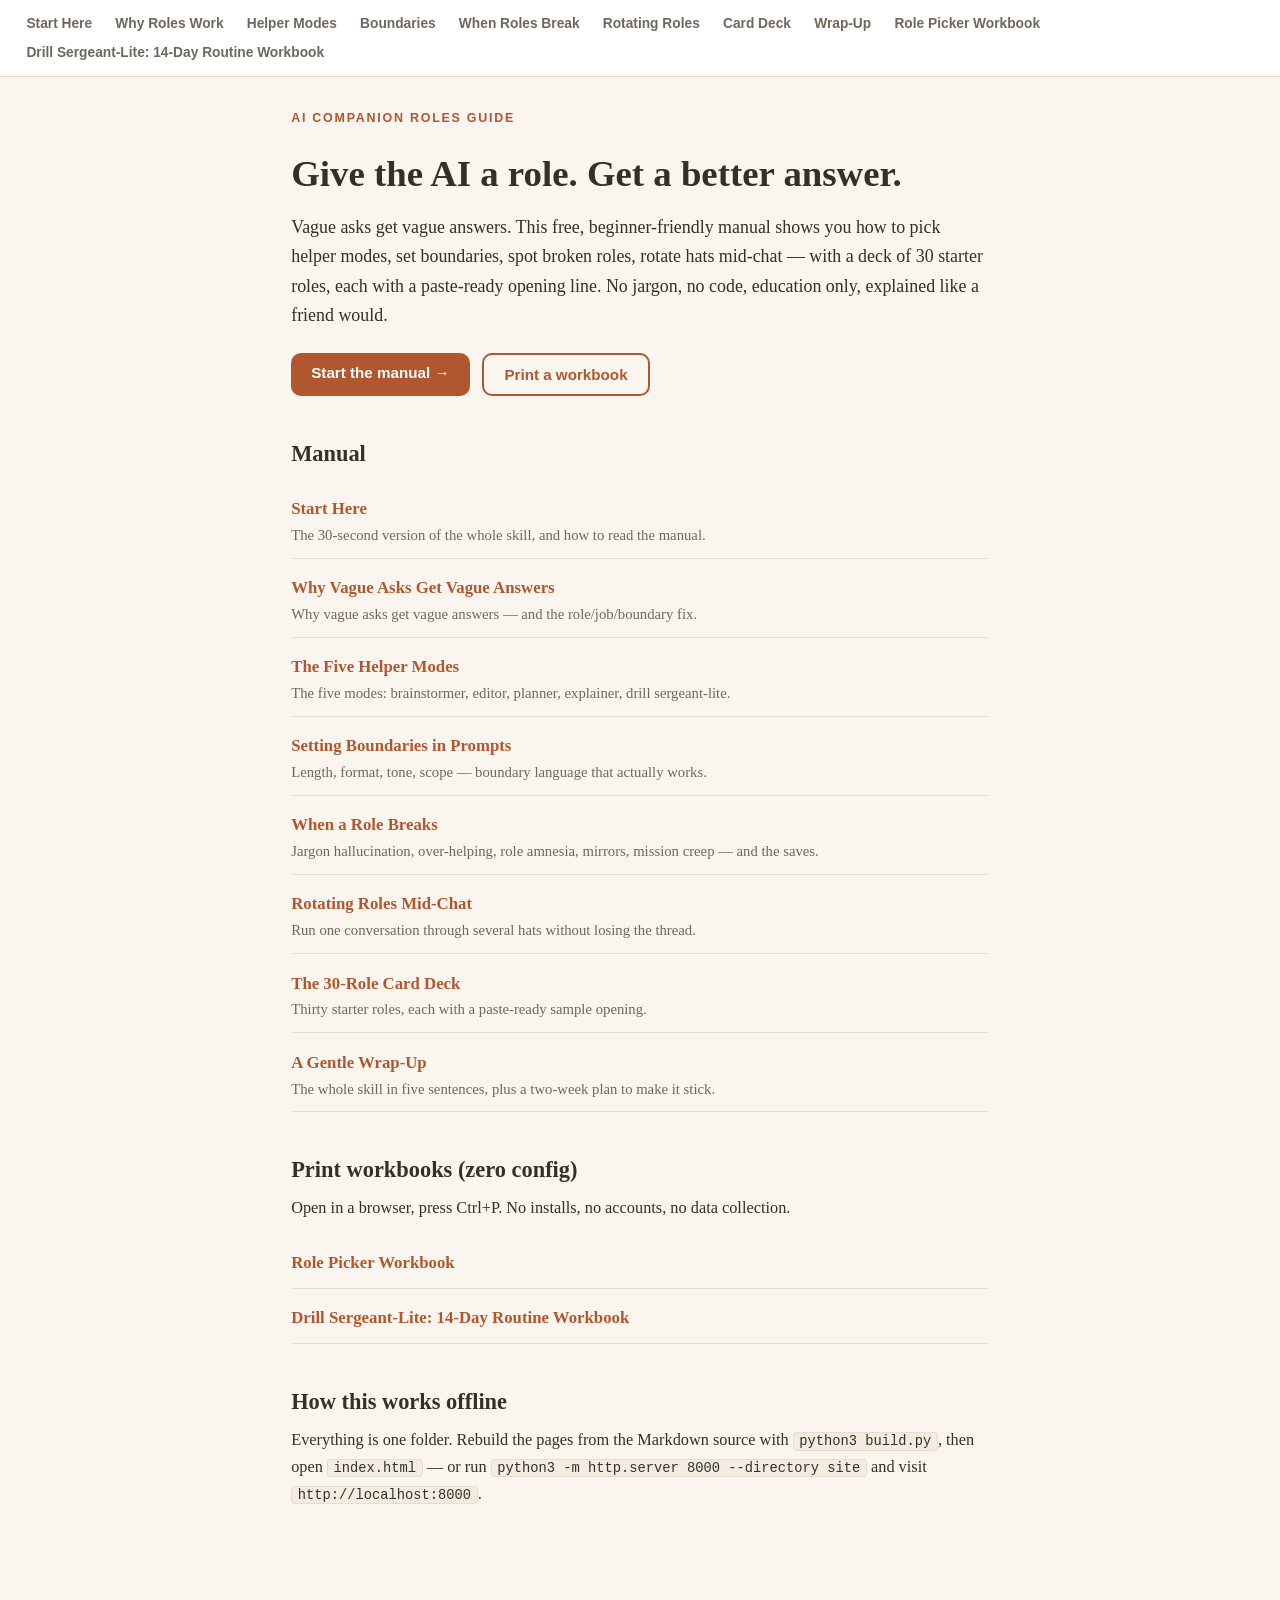
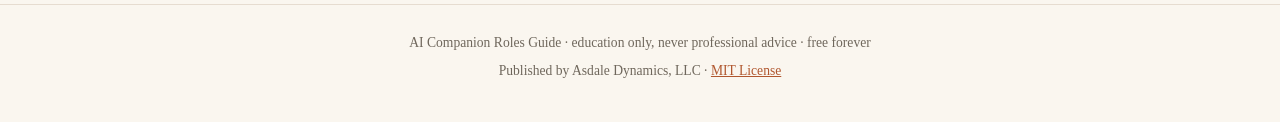
<file: site/index.html>
<!DOCTYPE html>
<html lang="en">
<head>
<meta charset="utf-8">
<meta name="viewport" content="width=device-width, initial-scale=1">
<meta name="description" content="Giving AI a clear role instead of a vague ask - a beginner-friendly manual by Asdale Dynamics, LLC. Education only.">
<title>AI Companion Roles Guide - Give AI a Clear Role</title>
<link rel="stylesheet" href="styles.css">
</head>
<body>
<nav><a href="00-start-here.html">Start Here</a><a href="01-why-roles-work.html">Why Roles Work</a><a href="02-helper-modes.html">Helper Modes</a><a href="03-boundaries.html">Boundaries</a><a href="04-when-roles-break.html">When Roles Break</a><a href="05-rotating-roles.html">Rotating Roles</a><a href="06-card-deck.html">Card Deck</a><a href="07-wrap-up.html">Wrap-Up</a><a href="workbooks/role-picker-workbook.html">Role Picker Workbook</a><a href="workbooks/routine-workbook.html">Drill Sergeant-Lite: 14-Day Routine Workbook</a></nav><main class="page home">
<p class="brand">AI Companion Roles Guide</p>
<h1>Give the AI a role. Get a better answer.</h1>
<p class="lede">Vague asks get vague answers. This free, beginner-friendly manual shows
you how to pick helper modes, set boundaries, spot broken roles, rotate hats mid-chat &mdash;
with a deck of 30 starter roles, each with a paste-ready opening line.
No jargon, no code, education only, explained like a friend would.</p>
<div class="cta">
<a class="button" href="00-start-here.html">Start the manual &rarr;</a>
<a class="button ghost" href="workbooks/role-picker-workbook.html">Print a workbook</a>
</div>
<h2>Manual</h2>
<ul class="toc"><li><a href="00-start-here.html">Start Here</a><span class="blurb">The 30-second version of the whole skill, and how to read the manual.</span></li><li><a href="01-why-roles-work.html">Why Vague Asks Get Vague Answers</a><span class="blurb">Why vague asks get vague answers — and the role/job/boundary fix.</span></li><li><a href="02-helper-modes.html">The Five Helper Modes</a><span class="blurb">The five modes: brainstormer, editor, planner, explainer, drill sergeant-lite.</span></li><li><a href="03-boundaries.html">Setting Boundaries in Prompts</a><span class="blurb">Length, format, tone, scope — boundary language that actually works.</span></li><li><a href="04-when-roles-break.html">When a Role Breaks</a><span class="blurb">Jargon hallucination, over-helping, role amnesia, mirrors, mission creep — and the saves.</span></li><li><a href="05-rotating-roles.html">Rotating Roles Mid-Chat</a><span class="blurb">Run one conversation through several hats without losing the thread.</span></li><li><a href="06-card-deck.html">The 30-Role Card Deck</a><span class="blurb">Thirty starter roles, each with a paste-ready sample opening.</span></li><li><a href="07-wrap-up.html">A Gentle Wrap-Up</a><span class="blurb">The whole skill in five sentences, plus a two-week plan to make it stick.</span></li></ul>
<h2>Print workbooks (zero config)</h2>
<p>Open in a browser, press Ctrl+P. No installs, no accounts, no data collection.</p>
<ul class="toc"><li><a href="workbooks/role-picker-workbook.html">Role Picker Workbook</a></li><li><a href="workbooks/routine-workbook.html">Drill Sergeant-Lite: 14-Day Routine Workbook</a></li></ul>
<h2>How this works offline</h2>
<p>Everything is one folder. Rebuild the pages from the Markdown source with
<code>python3 build.py</code>, then open <code>index.html</code> &mdash; or run
<code>python3 -m http.server 8000 --directory site</code> and visit
<code>http://localhost:8000</code>.</p>
</main><footer>
<p>AI Companion Roles Guide &middot; education only, never professional advice &middot; free forever</p>
<p>Published by Asdale Dynamics, LLC &middot; <a href="https://opensource.org/license/mit">MIT License</a></p>
</footer>
</body>
</html>
</file>
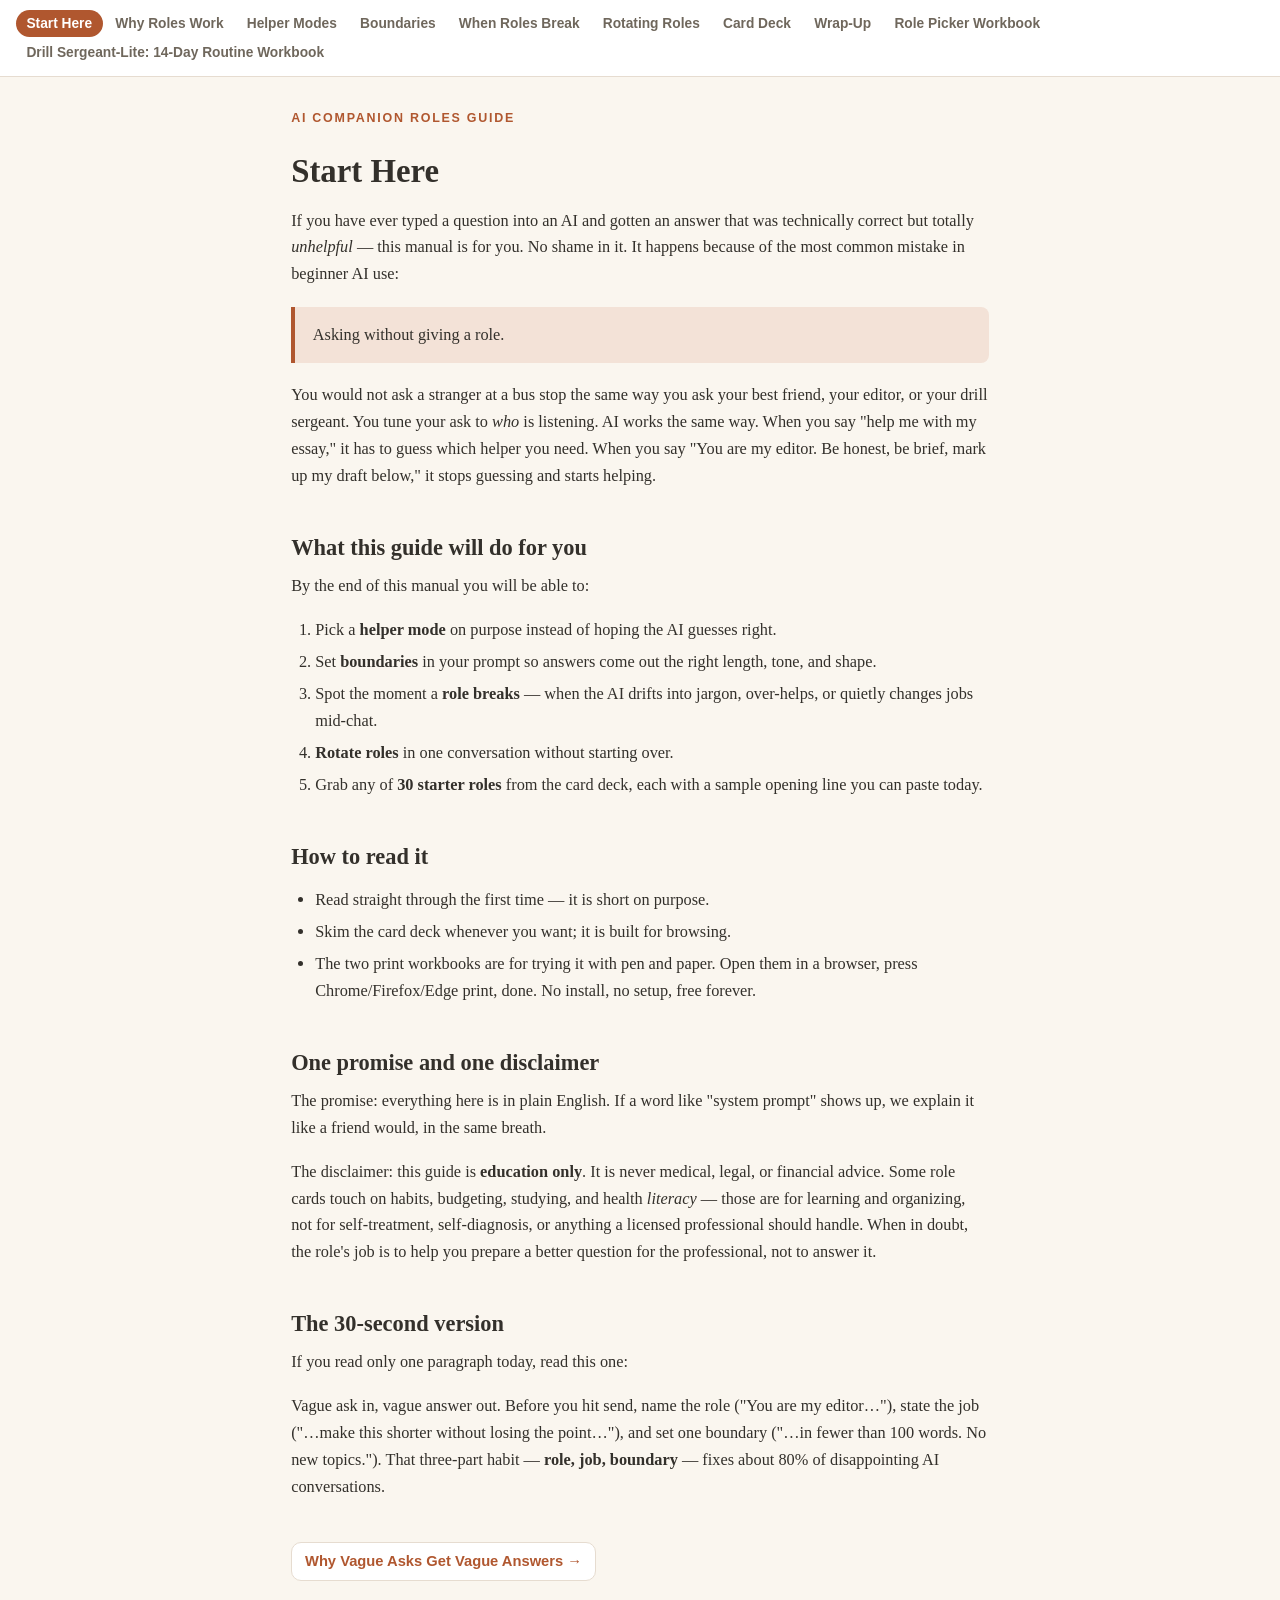
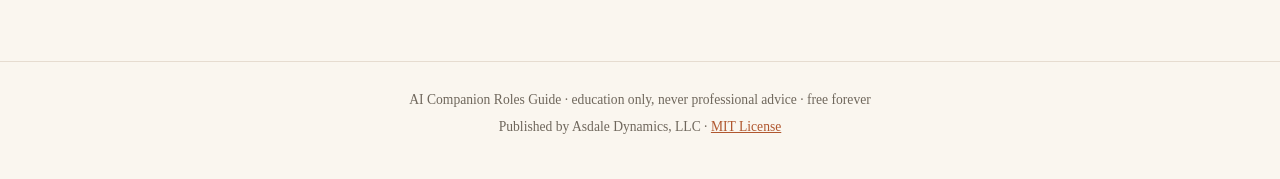
<file: site/00-start-here.html>
<!DOCTYPE html>
<html lang="en">
<head>
<meta charset="utf-8">
<meta name="viewport" content="width=device-width, initial-scale=1">
<meta name="description" content="Giving AI a clear role instead of a vague ask - a beginner-friendly manual by Asdale Dynamics, LLC. Education only.">
<title>Start Here</title>
<link rel="stylesheet" href="styles.css">
</head>
<body>
<nav><a href="00-start-here.html" class="active">Start Here</a><a href="01-why-roles-work.html">Why Roles Work</a><a href="02-helper-modes.html">Helper Modes</a><a href="03-boundaries.html">Boundaries</a><a href="04-when-roles-break.html">When Roles Break</a><a href="05-rotating-roles.html">Rotating Roles</a><a href="06-card-deck.html">Card Deck</a><a href="07-wrap-up.html">Wrap-Up</a><a href="workbooks/role-picker-workbook.html">Role Picker Workbook</a><a href="workbooks/routine-workbook.html">Drill Sergeant-Lite: 14-Day Routine Workbook</a></nav><main class="page"><p class="brand">AI Companion Roles Guide</p><h1> Start Here </h1><p>If you have ever typed a question into an AI and gotten an answer that was technically correct but totally <em>unhelpful</em> — this manual is for you. No shame in it. It happens because of the most common mistake in beginner AI use:</p><blockquote><p>Asking without giving a role.</p></blockquote><p>You would not ask a stranger at a bus stop the same way you ask your best friend, your editor, or your drill sergeant. You tune your ask to <em>who</em> is listening. AI works the same way. When you say &quot;help me with my essay,&quot; it has to guess which helper you need. When you say &quot;You are my editor. Be honest, be brief, mark up my draft below,&quot; it stops guessing and starts helping.</p><h2> What this guide will do for you </h2><p>By the end of this manual you will be able to:</p><ol><li>Pick a <strong>helper mode</strong> on purpose instead of hoping the AI guesses right.</li><li>Set <strong>boundaries</strong> in your prompt so answers come out the right length, tone, and shape.</li><li>Spot the moment a <strong>role breaks</strong> — when the AI drifts into jargon, over-helps, or quietly changes jobs mid-chat.</li><li><strong>Rotate roles</strong> in one conversation without starting over.</li><li>Grab any of <strong>30 starter roles</strong> from the card deck, each with a sample opening line you can paste today.</li></ol><h2> How to read it </h2><ul><li>Read straight through the first time — it is short on purpose.</li><li>Skim the card deck whenever you want; it is built for browsing.</li><li>The two print workbooks are for trying it with pen and paper. Open them in a browser, press Chrome/Firefox/Edge print, done. No install, no setup, free forever.</li></ul><h2> One promise and one disclaimer </h2><p>The promise: everything here is in plain English. If a word like &quot;system prompt&quot; shows up, we explain it like a friend would, in the same breath.</p><p>The disclaimer: this guide is <strong>education only</strong>. It is never medical, legal, or financial advice. Some role cards touch on habits, budgeting, studying, and health <em>literacy</em> — those are for learning and organizing, not for self-treatment, self-diagnosis, or anything a licensed professional should handle. When in doubt, the role&#x27;s job is to help you prepare a better question for the professional, not to answer it.</p><h2> The 30-second version </h2><p>If you read only one paragraph today, read this one:</p><p>Vague ask in, vague answer out. Before you hit send, name the role (&quot;You are my editor…&quot;), state the job (&quot;…make this shorter without losing the point…&quot;), and set one boundary (&quot;…in fewer than 100 words. No new topics.&quot;). That three-part habit — <strong>role, job, boundary</strong> — fixes about 80% of disappointing AI conversations.</p><div class="pager"><a class="pn next" href="01-why-roles-work.html">Why Vague Asks Get Vague Answers &rarr;</a></div></main><footer>
<p>AI Companion Roles Guide &middot; education only, never professional advice &middot; free forever</p>
<p>Published by Asdale Dynamics, LLC &middot; <a href="https://opensource.org/license/mit">MIT License</a></p>
</footer>
</body>
</html>
</file>
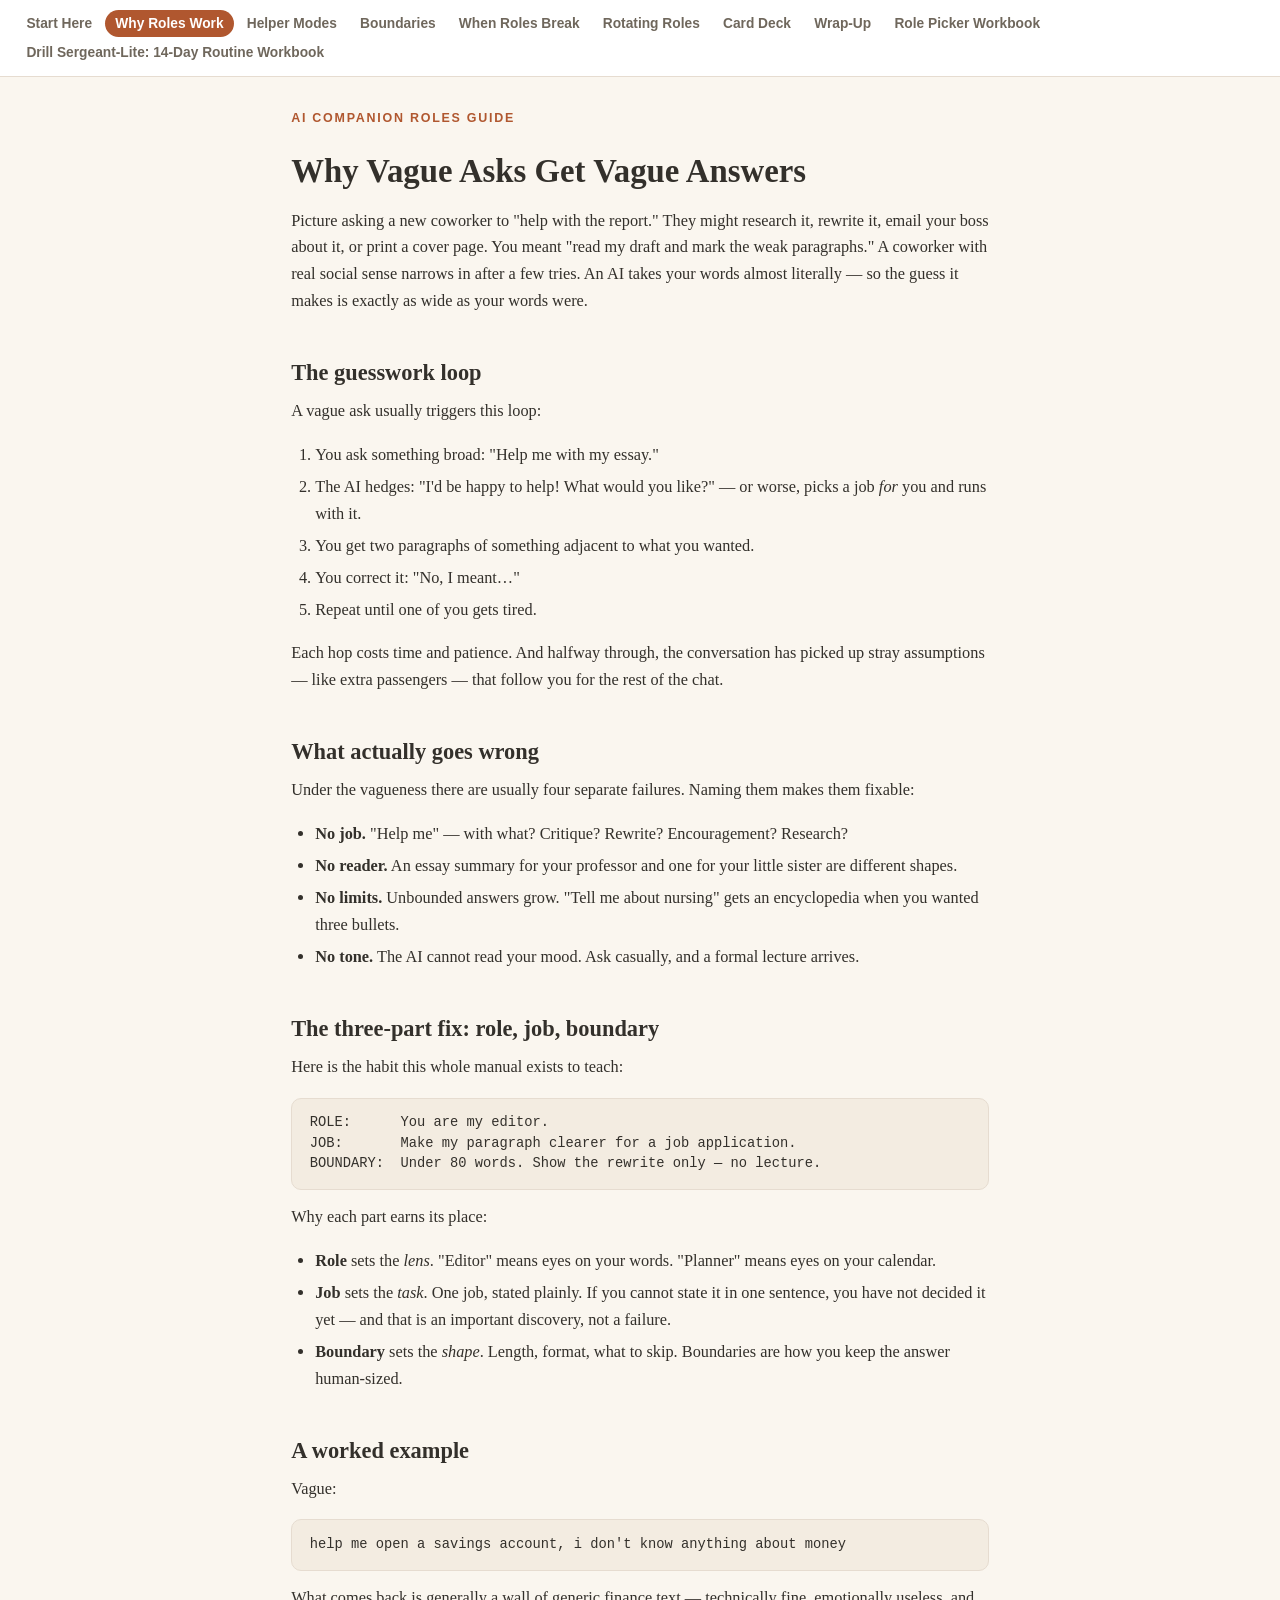
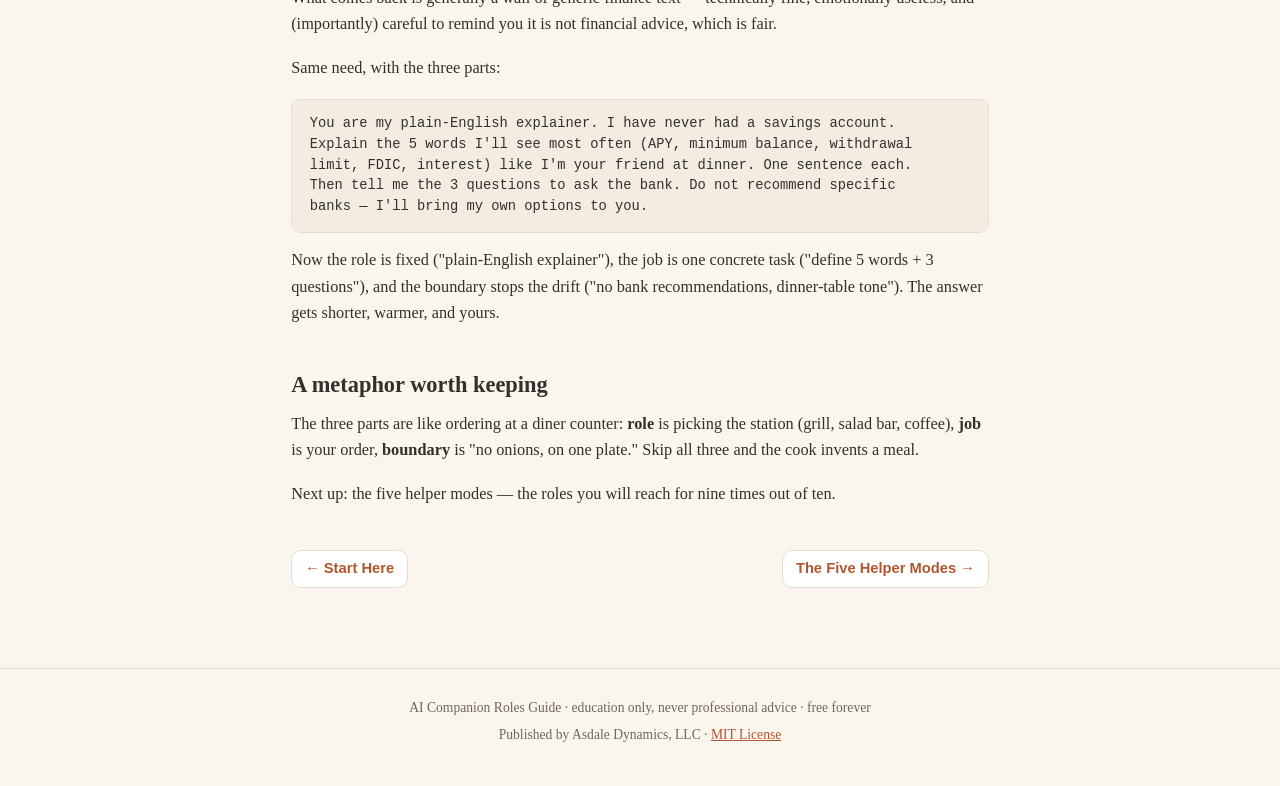
<file: site/01-why-roles-work.html>
<!DOCTYPE html>
<html lang="en">
<head>
<meta charset="utf-8">
<meta name="viewport" content="width=device-width, initial-scale=1">
<meta name="description" content="Giving AI a clear role instead of a vague ask - a beginner-friendly manual by Asdale Dynamics, LLC. Education only.">
<title>Why Vague Asks Get Vague Answers</title>
<link rel="stylesheet" href="styles.css">
</head>
<body>
<nav><a href="00-start-here.html">Start Here</a><a href="01-why-roles-work.html" class="active">Why Roles Work</a><a href="02-helper-modes.html">Helper Modes</a><a href="03-boundaries.html">Boundaries</a><a href="04-when-roles-break.html">When Roles Break</a><a href="05-rotating-roles.html">Rotating Roles</a><a href="06-card-deck.html">Card Deck</a><a href="07-wrap-up.html">Wrap-Up</a><a href="workbooks/role-picker-workbook.html">Role Picker Workbook</a><a href="workbooks/routine-workbook.html">Drill Sergeant-Lite: 14-Day Routine Workbook</a></nav><main class="page"><p class="brand">AI Companion Roles Guide</p><h1> Why Vague Asks Get Vague Answers </h1><p>Picture asking a new coworker to &quot;help with the report.&quot; They might research it, rewrite it, email your boss about it, or print a cover page. You meant &quot;read my draft and mark the weak paragraphs.&quot; A coworker with real social sense narrows in after a few tries. An AI takes your words almost literally — so the guess it makes is exactly as wide as your words were.</p><h2> The guesswork loop </h2><p>A vague ask usually triggers this loop:</p><ol><li>You ask something broad: &quot;Help me with my essay.&quot;</li><li>The AI hedges: &quot;I&#x27;d be happy to help! What would you like?&quot; — or worse, picks a job <em>for</em> you and runs with it.</li><li>You get two paragraphs of something adjacent to what you wanted.</li><li>You correct it: &quot;No, I meant…&quot;</li><li>Repeat until one of you gets tired.</li></ol><p>Each hop costs time and patience. And halfway through, the conversation has picked up stray assumptions — like extra passengers — that follow you for the rest of the chat.</p><h2> What actually goes wrong </h2><p>Under the vagueness there are usually four separate failures. Naming them makes them fixable:</p><ul><li><strong>No job.</strong> &quot;Help me&quot; — with what? Critique? Rewrite? Encouragement? Research?</li><li><strong>No reader.</strong> An essay summary for your professor and one for your little sister are different shapes.</li><li><strong>No limits.</strong> Unbounded answers grow. &quot;Tell me about nursing&quot; gets an encyclopedia when you wanted three bullets.</li><li><strong>No tone.</strong> The AI cannot read your mood. Ask casually, and a formal lecture arrives.</li></ul><h2> The three-part fix: role, job, boundary </h2><p>Here is the habit this whole manual exists to teach:</p><pre><code>ROLE:      You are my editor.
JOB:       Make my paragraph clearer for a job application.
BOUNDARY:  Under 80 words. Show the rewrite only — no lecture.</code></pre><p>Why each part earns its place:</p><ul><li><strong>Role</strong> sets the <em>lens</em>. &quot;Editor&quot; means eyes on your words. &quot;Planner&quot; means eyes on your calendar.</li><li><strong>Job</strong> sets the <em>task</em>. One job, stated plainly. If you cannot state it in one sentence, you have not decided it yet — and that is an important discovery, not a failure.</li><li><strong>Boundary</strong> sets the <em>shape</em>. Length, format, what to skip. Boundaries are how you keep the answer human-sized.</li></ul><h2> A worked example </h2><p>Vague:</p><pre><code>help me open a savings account, i don&#x27;t know anything about money</code></pre><p>What comes back is generally a wall of generic finance text — technically fine, emotionally useless, and (importantly) careful to remind you it is not financial advice, which is fair.</p><p>Same need, with the three parts:</p><pre><code>You are my plain-English explainer. I have never had a savings account.
Explain the 5 words I&#x27;ll see most often (APY, minimum balance, withdrawal
limit, FDIC, interest) like I&#x27;m your friend at dinner. One sentence each.
Then tell me the 3 questions to ask the bank. Do not recommend specific
banks — I&#x27;ll bring my own options to you.</code></pre><p>Now the role is fixed (&quot;plain-English explainer&quot;), the job is one concrete task (&quot;define 5 words + 3 questions&quot;), and the boundary stops the drift (&quot;no bank recommendations, dinner-table tone&quot;). The answer gets shorter, warmer, and yours.</p><h2> A metaphor worth keeping </h2><p>The three parts are like ordering at a diner counter: <strong>role</strong> is picking the station (grill, salad bar, coffee), <strong>job</strong> is your order, <strong>boundary</strong> is &quot;no onions, on one plate.&quot; Skip all three and the cook invents a meal.</p><p>Next up: the five helper modes — the roles you will reach for nine times out of ten.</p><div class="pager"><a class="pn prev" href="00-start-here.html">&larr; Start Here</a><a class="pn next" href="02-helper-modes.html">The Five Helper Modes &rarr;</a></div></main><footer>
<p>AI Companion Roles Guide &middot; education only, never professional advice &middot; free forever</p>
<p>Published by Asdale Dynamics, LLC &middot; <a href="https://opensource.org/license/mit">MIT License</a></p>
</footer>
</body>
</html>
</file>
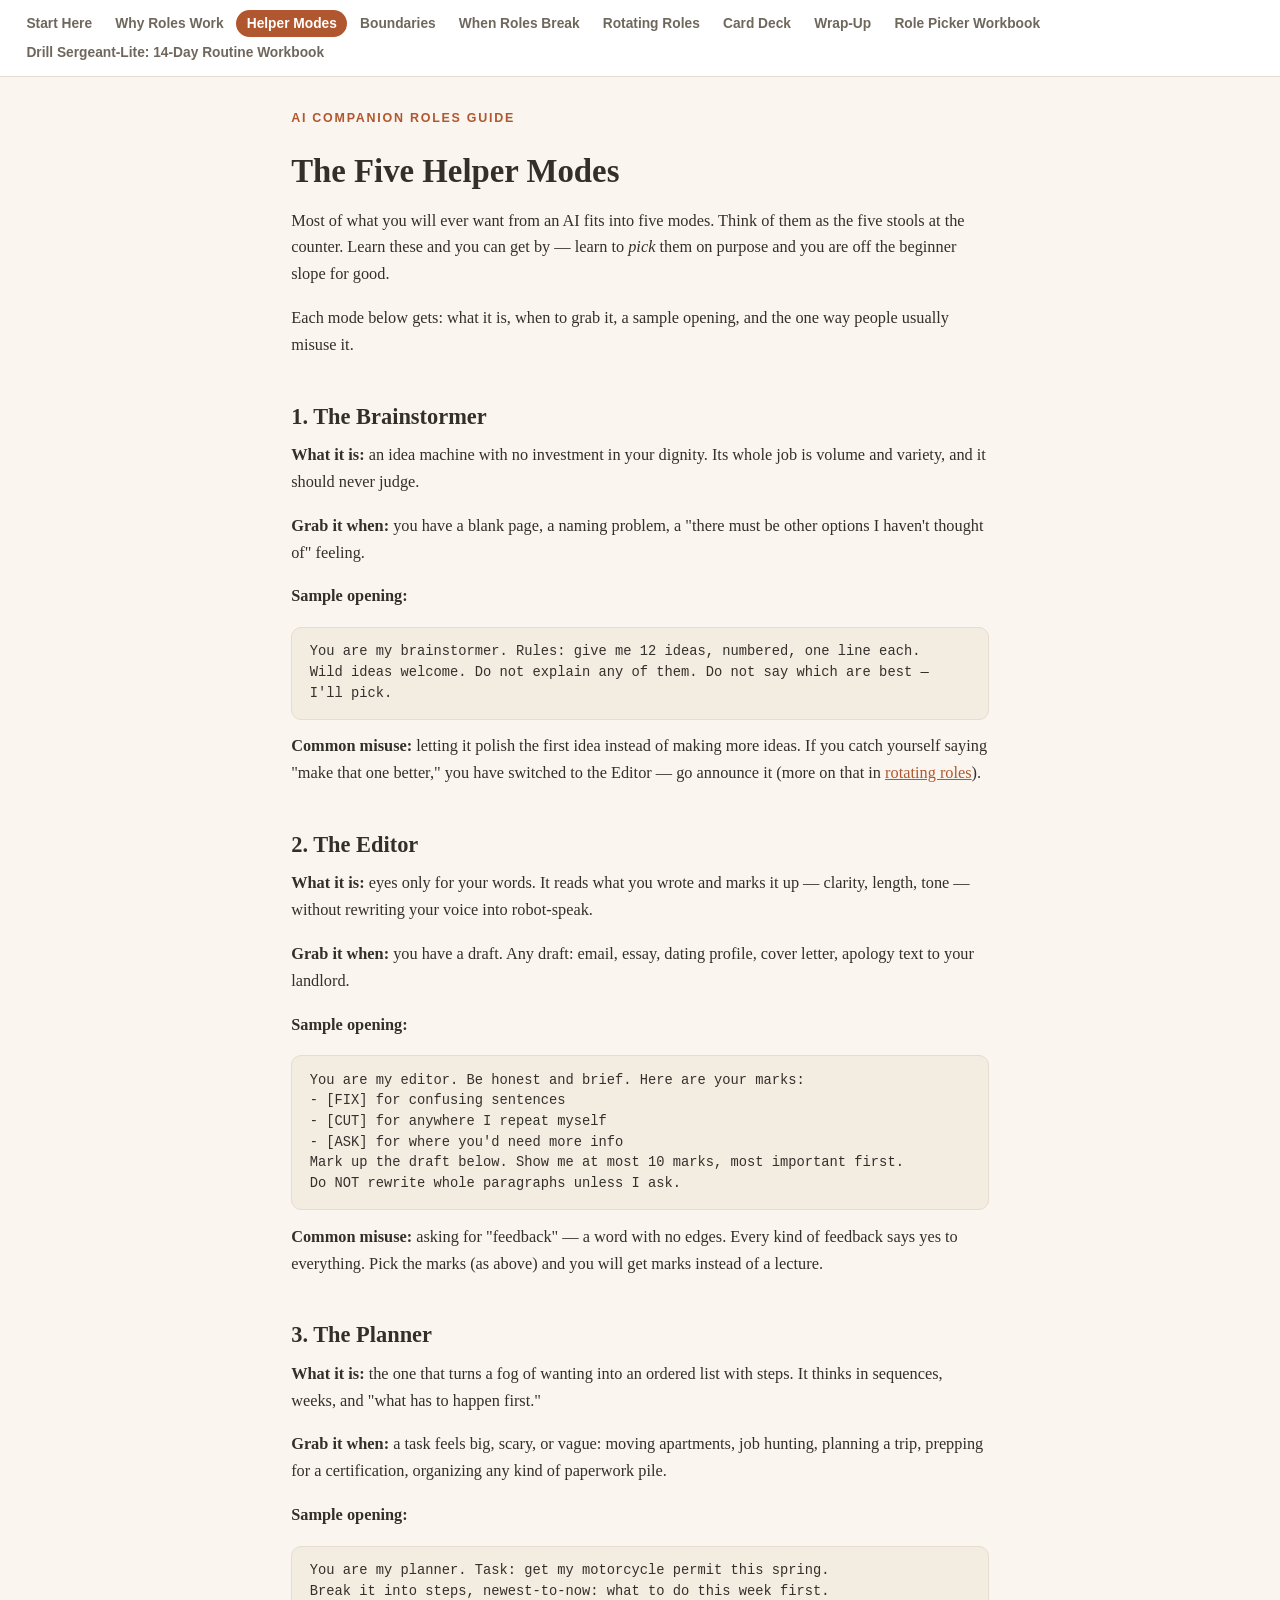
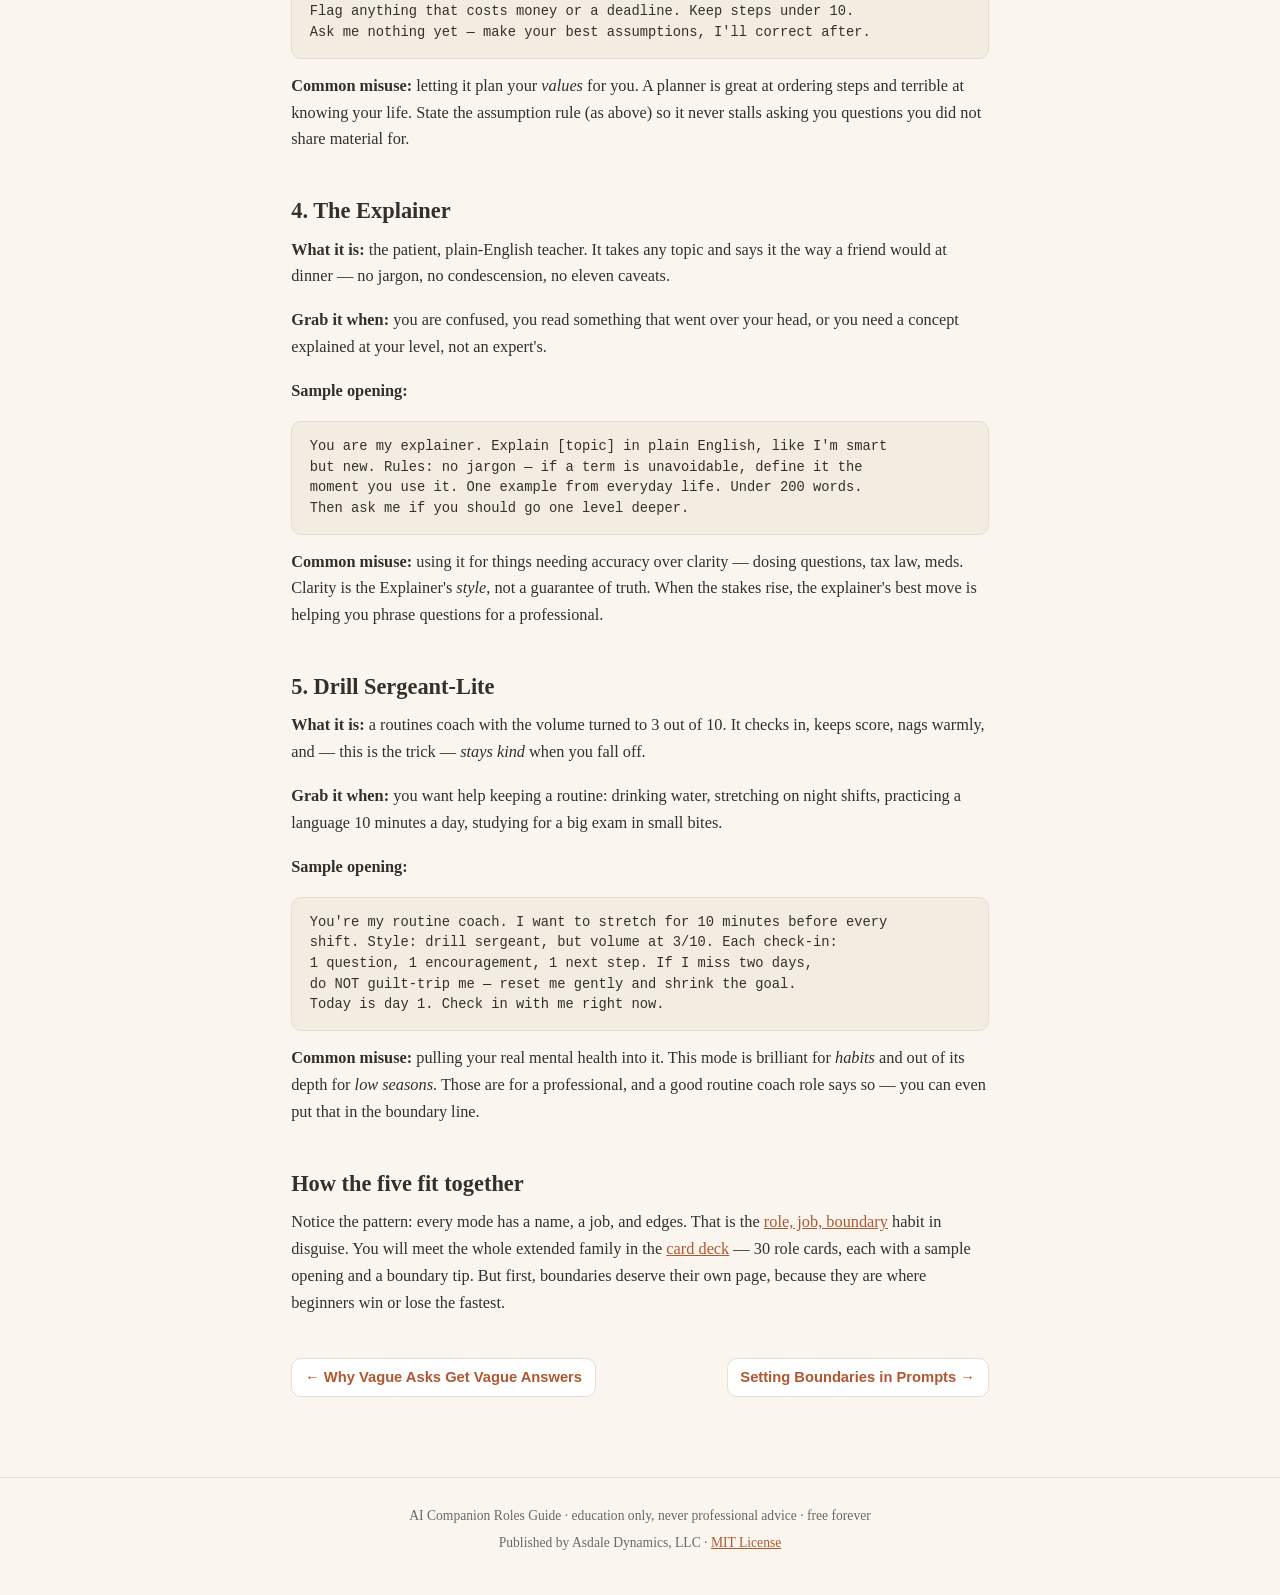
<file: site/02-helper-modes.html>
<!DOCTYPE html>
<html lang="en">
<head>
<meta charset="utf-8">
<meta name="viewport" content="width=device-width, initial-scale=1">
<meta name="description" content="Giving AI a clear role instead of a vague ask - a beginner-friendly manual by Asdale Dynamics, LLC. Education only.">
<title>The Five Helper Modes</title>
<link rel="stylesheet" href="styles.css">
</head>
<body>
<nav><a href="00-start-here.html">Start Here</a><a href="01-why-roles-work.html">Why Roles Work</a><a href="02-helper-modes.html" class="active">Helper Modes</a><a href="03-boundaries.html">Boundaries</a><a href="04-when-roles-break.html">When Roles Break</a><a href="05-rotating-roles.html">Rotating Roles</a><a href="06-card-deck.html">Card Deck</a><a href="07-wrap-up.html">Wrap-Up</a><a href="workbooks/role-picker-workbook.html">Role Picker Workbook</a><a href="workbooks/routine-workbook.html">Drill Sergeant-Lite: 14-Day Routine Workbook</a></nav><main class="page"><p class="brand">AI Companion Roles Guide</p><h1> The Five Helper Modes </h1><p>Most of what you will ever want from an AI fits into five modes. Think of them as the five stools at the counter. Learn these and you can get by — learn to <em>pick</em> them on purpose and you are off the beginner slope for good.</p><p>Each mode below gets: what it is, when to grab it, a sample opening, and the one way people usually misuse it.</p><h2> 1. The Brainstormer </h2><p><strong>What it is:</strong> an idea machine with no investment in your dignity. Its whole job is volume and variety, and it should never judge.</p><p><strong>Grab it when:</strong> you have a blank page, a naming problem, a &quot;there must be other options I haven&#x27;t thought of&quot; feeling.</p><p><strong>Sample opening:</strong></p><pre><code>You are my brainstormer. Rules: give me 12 ideas, numbered, one line each.
Wild ideas welcome. Do not explain any of them. Do not say which are best —
I&#x27;ll pick.</code></pre><p><strong>Common misuse:</strong> letting it polish the first idea instead of making more ideas. If you catch yourself saying &quot;make that one better,&quot; you have switched to the Editor — go announce it (more on that in <a href="05-rotating-roles.html">rotating roles</a>).</p><h2> 2. The Editor </h2><p><strong>What it is:</strong> eyes only for your words. It reads what you wrote and marks it up — clarity, length, tone — without rewriting your voice into robot-speak.</p><p><strong>Grab it when:</strong> you have a draft. Any draft: email, essay, dating profile, cover letter, apology text to your landlord.</p><p><strong>Sample opening:</strong></p><pre><code>You are my editor. Be honest and brief. Here are your marks:
- [FIX] for confusing sentences
- [CUT] for anywhere I repeat myself
- [ASK] for where you&#x27;d need more info
Mark up the draft below. Show me at most 10 marks, most important first.
Do NOT rewrite whole paragraphs unless I ask.</code></pre><p><strong>Common misuse:</strong> asking for &quot;feedback&quot; — a word with no edges. Every kind of feedback says yes to everything. Pick the marks (as above) and you will get marks instead of a lecture.</p><h2> 3. The Planner </h2><p><strong>What it is:</strong> the one that turns a fog of wanting into an ordered list with steps. It thinks in sequences, weeks, and &quot;what has to happen first.&quot;</p><p><strong>Grab it when:</strong> a task feels big, scary, or vague: moving apartments, job hunting, planning a trip, prepping for a certification, organizing any kind of paperwork pile.</p><p><strong>Sample opening:</strong></p><pre><code>You are my planner. Task: get my motorcycle permit this spring.
Break it into steps, newest-to-now: what to do this week first.
Flag anything that costs money or a deadline. Keep steps under 10.
Ask me nothing yet — make your best assumptions, I&#x27;ll correct after.</code></pre><p><strong>Common misuse:</strong> letting it plan your <em>values</em> for you. A planner is great at ordering steps and terrible at knowing your life. State the assumption rule (as above) so it never stalls asking you questions you did not share material for.</p><h2> 4. The Explainer </h2><p><strong>What it is:</strong> the patient, plain-English teacher. It takes any topic and says it the way a friend would at dinner — no jargon, no condescension, no eleven caveats.</p><p><strong>Grab it when:</strong> you are confused, you read something that went over your head, or you need a concept explained at your level, not an expert&#x27;s.</p><p><strong>Sample opening:</strong></p><pre><code>You are my explainer. Explain [topic] in plain English, like I&#x27;m smart
but new. Rules: no jargon — if a term is unavoidable, define it the
moment you use it. One example from everyday life. Under 200 words.
Then ask me if you should go one level deeper.</code></pre><p><strong>Common misuse:</strong> using it for things needing accuracy over clarity — dosing questions, tax law, meds. Clarity is the Explainer&#x27;s <em>style</em>, not a guarantee of truth. When the stakes rise, the explainer&#x27;s best move is helping you phrase questions for a professional.</p><h2> 5. Drill Sergeant-Lite </h2><p><strong>What it is:</strong> a routines coach with the volume turned to 3 out of 10. It checks in, keeps score, nags warmly, and — this is the trick — <em>stays kind</em> when you fall off.</p><p><strong>Grab it when:</strong> you want help keeping a routine: drinking water, stretching on night shifts, practicing a language 10 minutes a day, studying for a big exam in small bites.</p><p><strong>Sample opening:</strong></p><pre><code>You&#x27;re my routine coach. I want to stretch for 10 minutes before every
shift. Style: drill sergeant, but volume at 3/10. Each check-in:
1 question, 1 encouragement, 1 next step. If I miss two days,
do NOT guilt-trip me — reset me gently and shrink the goal.
Today is day 1. Check in with me right now.</code></pre><p><strong>Common misuse:</strong> pulling your real mental health into it. This mode is brilliant for <em>habits</em> and out of its depth for <em>low seasons</em>. Those are for a professional, and a good routine coach role says so — you can even put that in the boundary line.</p><h2> How the five fit together </h2><p>Notice the pattern: every mode has a name, a job, and edges. That is the <a href="01-why-roles-work.html">role, job, boundary</a> habit in disguise. You will meet the whole extended family in the <a href="06-card-deck.html">card deck</a> — 30 role cards, each with a sample opening and a boundary tip. But first, boundaries deserve their own page, because they are where beginners win or lose the fastest.</p><div class="pager"><a class="pn prev" href="01-why-roles-work.html">&larr; Why Vague Asks Get Vague Answers</a><a class="pn next" href="03-boundaries.html">Setting Boundaries in Prompts &rarr;</a></div></main><footer>
<p>AI Companion Roles Guide &middot; education only, never professional advice &middot; free forever</p>
<p>Published by Asdale Dynamics, LLC &middot; <a href="https://opensource.org/license/mit">MIT License</a></p>
</footer>
</body>
</html>
</file>
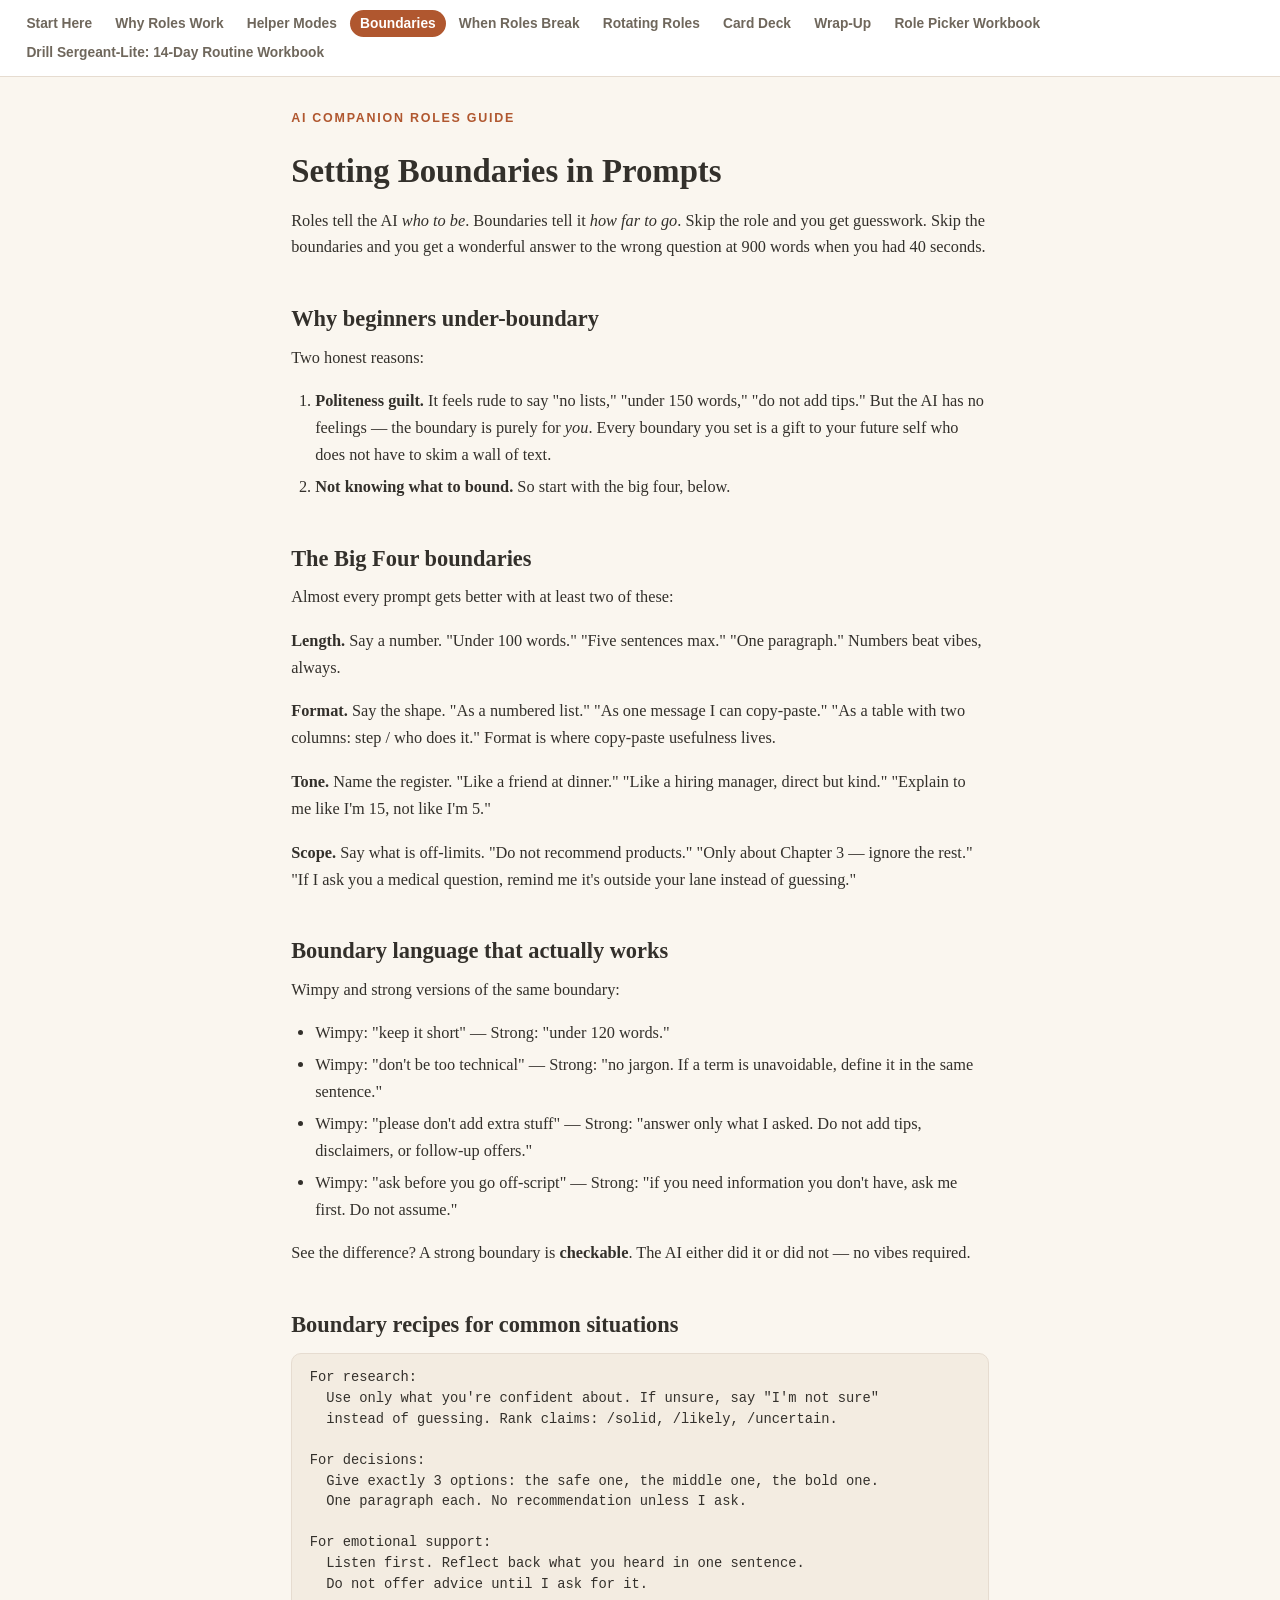
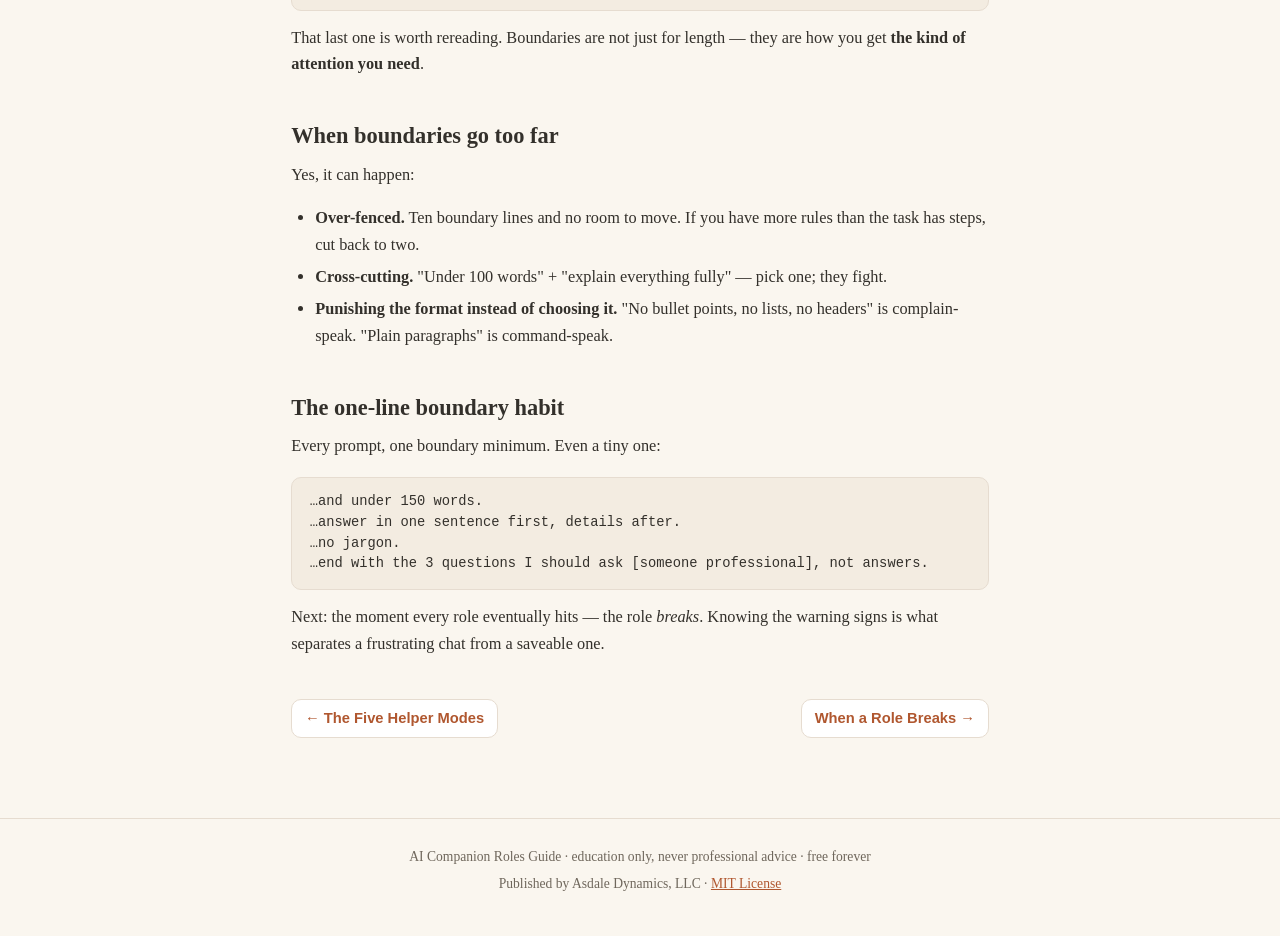
<file: site/03-boundaries.html>
<!DOCTYPE html>
<html lang="en">
<head>
<meta charset="utf-8">
<meta name="viewport" content="width=device-width, initial-scale=1">
<meta name="description" content="Giving AI a clear role instead of a vague ask - a beginner-friendly manual by Asdale Dynamics, LLC. Education only.">
<title>Setting Boundaries in Prompts</title>
<link rel="stylesheet" href="styles.css">
</head>
<body>
<nav><a href="00-start-here.html">Start Here</a><a href="01-why-roles-work.html">Why Roles Work</a><a href="02-helper-modes.html">Helper Modes</a><a href="03-boundaries.html" class="active">Boundaries</a><a href="04-when-roles-break.html">When Roles Break</a><a href="05-rotating-roles.html">Rotating Roles</a><a href="06-card-deck.html">Card Deck</a><a href="07-wrap-up.html">Wrap-Up</a><a href="workbooks/role-picker-workbook.html">Role Picker Workbook</a><a href="workbooks/routine-workbook.html">Drill Sergeant-Lite: 14-Day Routine Workbook</a></nav><main class="page"><p class="brand">AI Companion Roles Guide</p><h1> Setting Boundaries in Prompts </h1><p>Roles tell the AI <em>who to be</em>. Boundaries tell it <em>how far to go</em>. Skip the role and you get guesswork. Skip the boundaries and you get a wonderful answer to the wrong question at 900 words when you had 40 seconds.</p><h2> Why beginners under-boundary </h2><p>Two honest reasons:</p><ol><li><strong>Politeness guilt.</strong> It feels rude to say &quot;no lists,&quot; &quot;under 150 words,&quot; &quot;do not add tips.&quot; But the AI has no feelings — the boundary is purely for <em>you</em>. Every boundary you set is a gift to your future self who does not have to skim a wall of text.</li><li><strong>Not knowing what to bound.</strong> So start with the big four, below.</li></ol><h2> The Big Four boundaries </h2><p>Almost every prompt gets better with at least two of these:</p><p><strong>Length.</strong> Say a number. &quot;Under 100 words.&quot; &quot;Five sentences max.&quot; &quot;One paragraph.&quot; Numbers beat vibes, always.</p><p><strong>Format.</strong> Say the shape. &quot;As a numbered list.&quot; &quot;As one message I can copy-paste.&quot; &quot;As a table with two columns: step / who does it.&quot; Format is where copy-paste usefulness lives.</p><p><strong>Tone.</strong> Name the register. &quot;Like a friend at dinner.&quot; &quot;Like a hiring manager, direct but kind.&quot; &quot;Explain to me like I&#x27;m 15, not like I&#x27;m 5.&quot;</p><p><strong>Scope.</strong> Say what is off-limits. &quot;Do not recommend products.&quot; &quot;Only about Chapter 3 — ignore the rest.&quot; &quot;If I ask you a medical question, remind me it&#x27;s outside your lane instead of guessing.&quot;</p><h2> Boundary language that actually works </h2><p>Wimpy and strong versions of the same boundary:</p><ul><li>Wimpy: &quot;keep it short&quot; — Strong: &quot;under 120 words.&quot;</li><li>Wimpy: &quot;don&#x27;t be too technical&quot; — Strong: &quot;no jargon. If a term is unavoidable, define it in the same sentence.&quot;</li><li>Wimpy: &quot;please don&#x27;t add extra stuff&quot; — Strong: &quot;answer only what I asked. Do not add tips, disclaimers, or follow-up offers.&quot;</li><li>Wimpy: &quot;ask before you go off-script&quot; — Strong: &quot;if you need information you don&#x27;t have, ask me first. Do not assume.&quot;</li></ul><p>See the difference? A strong boundary is <strong>checkable</strong>. The AI either did it or did not — no vibes required.</p><h2> Boundary recipes for common situations </h2><pre><code>For research:
  Use only what you&#x27;re confident about. If unsure, say &quot;I&#x27;m not sure&quot;
  instead of guessing. Rank claims: /solid, /likely, /uncertain.

For decisions:
  Give exactly 3 options: the safe one, the middle one, the bold one.
  One paragraph each. No recommendation unless I ask.

For emotional support:
  Listen first. Reflect back what you heard in one sentence.
  Do not offer advice until I ask for it.</code></pre><p>That last one is worth rereading. Boundaries are not just for length — they are how you get <strong>the kind of attention you need</strong>.</p><h2> When boundaries go too far </h2><p>Yes, it can happen:</p><ul><li><strong>Over-fenced.</strong> Ten boundary lines and no room to move. If you have more rules than the task has steps, cut back to two.</li><li><strong>Cross-cutting.</strong> &quot;Under 100 words&quot; + &quot;explain everything fully&quot; — pick one; they fight.</li><li><strong>Punishing the format instead of choosing it.</strong> &quot;No bullet points, no lists, no headers&quot; is complain-speak. &quot;Plain paragraphs&quot; is command-speak.</li></ul><h2> The one-line boundary habit </h2><p>Every prompt, one boundary minimum. Even a tiny one:</p><pre><code>…and under 150 words.
…answer in one sentence first, details after.
…no jargon.
…end with the 3 questions I should ask [someone professional], not answers.</code></pre><p>Next: the moment every role eventually hits — the role <em>breaks</em>. Knowing the warning signs is what separates a frustrating chat from a saveable one.</p><div class="pager"><a class="pn prev" href="02-helper-modes.html">&larr; The Five Helper Modes</a><a class="pn next" href="04-when-roles-break.html">When a Role Breaks &rarr;</a></div></main><footer>
<p>AI Companion Roles Guide &middot; education only, never professional advice &middot; free forever</p>
<p>Published by Asdale Dynamics, LLC &middot; <a href="https://opensource.org/license/mit">MIT License</a></p>
</footer>
</body>
</html>
</file>
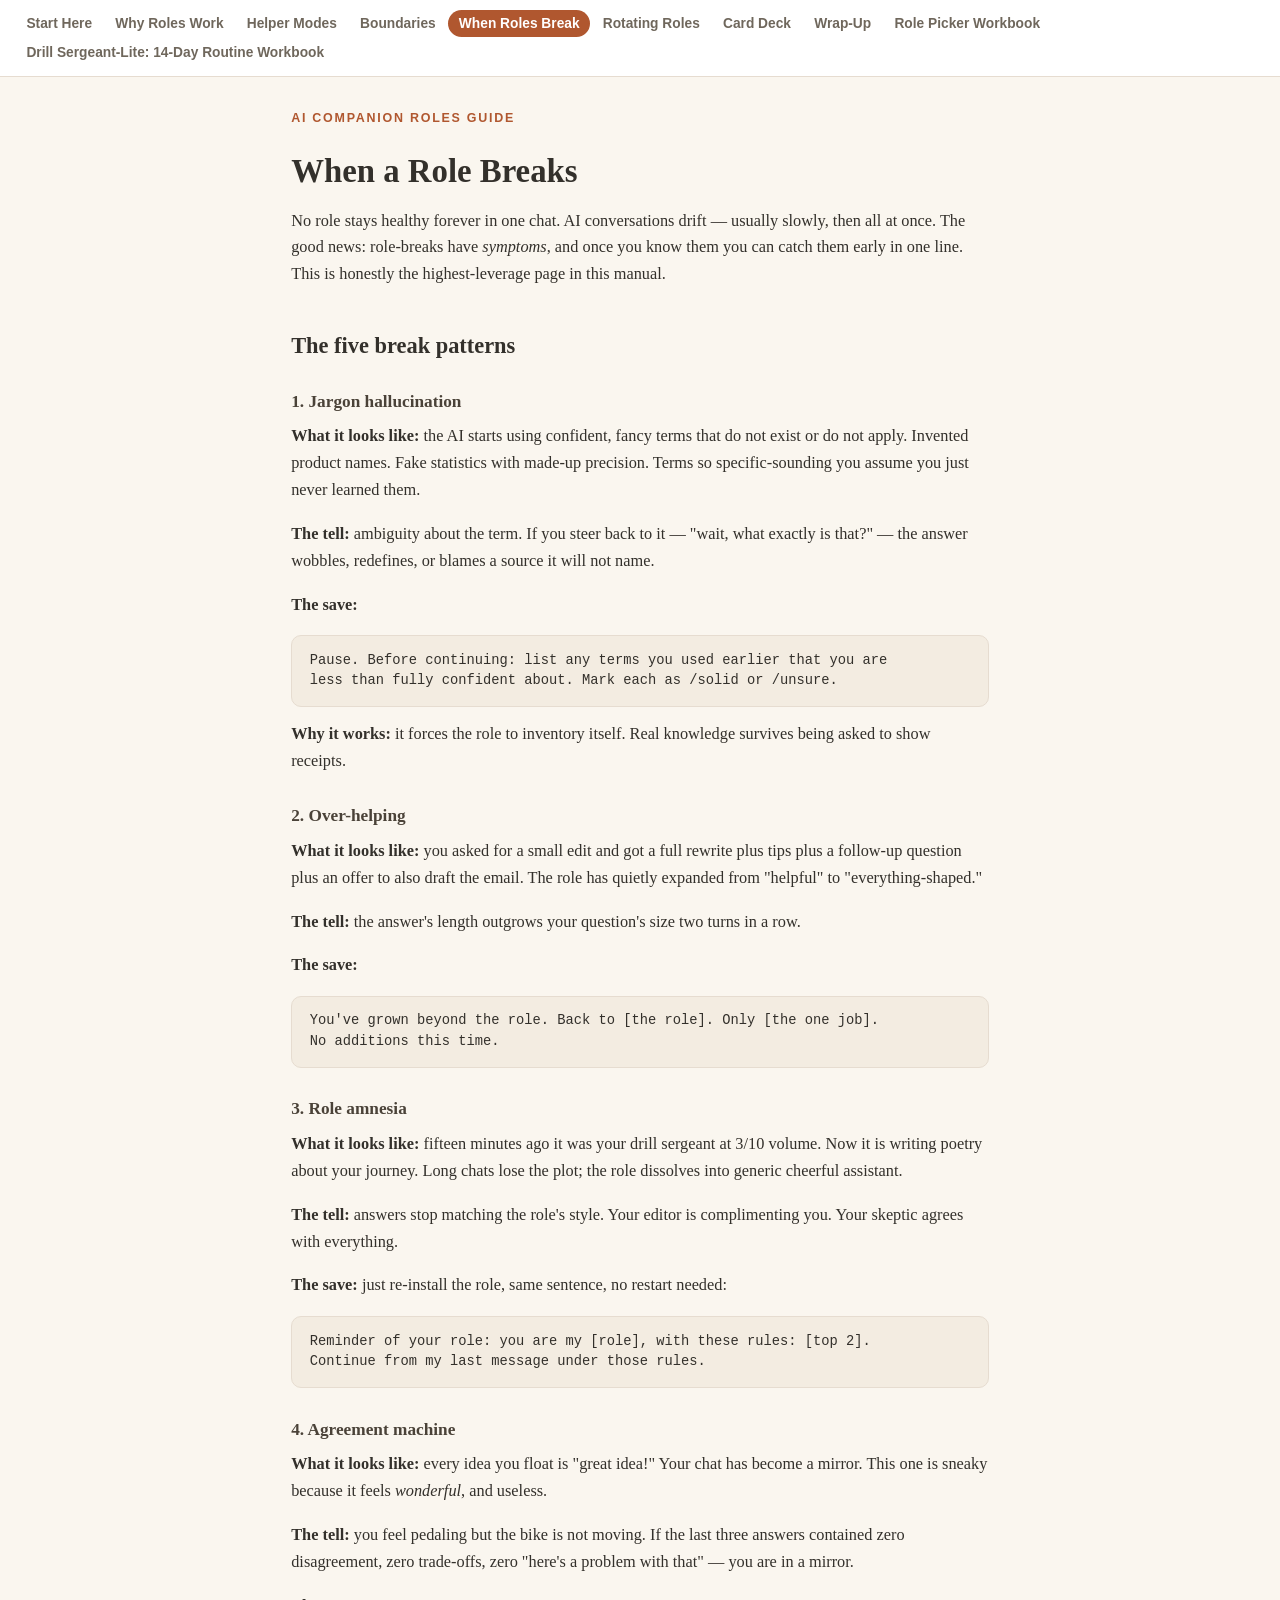
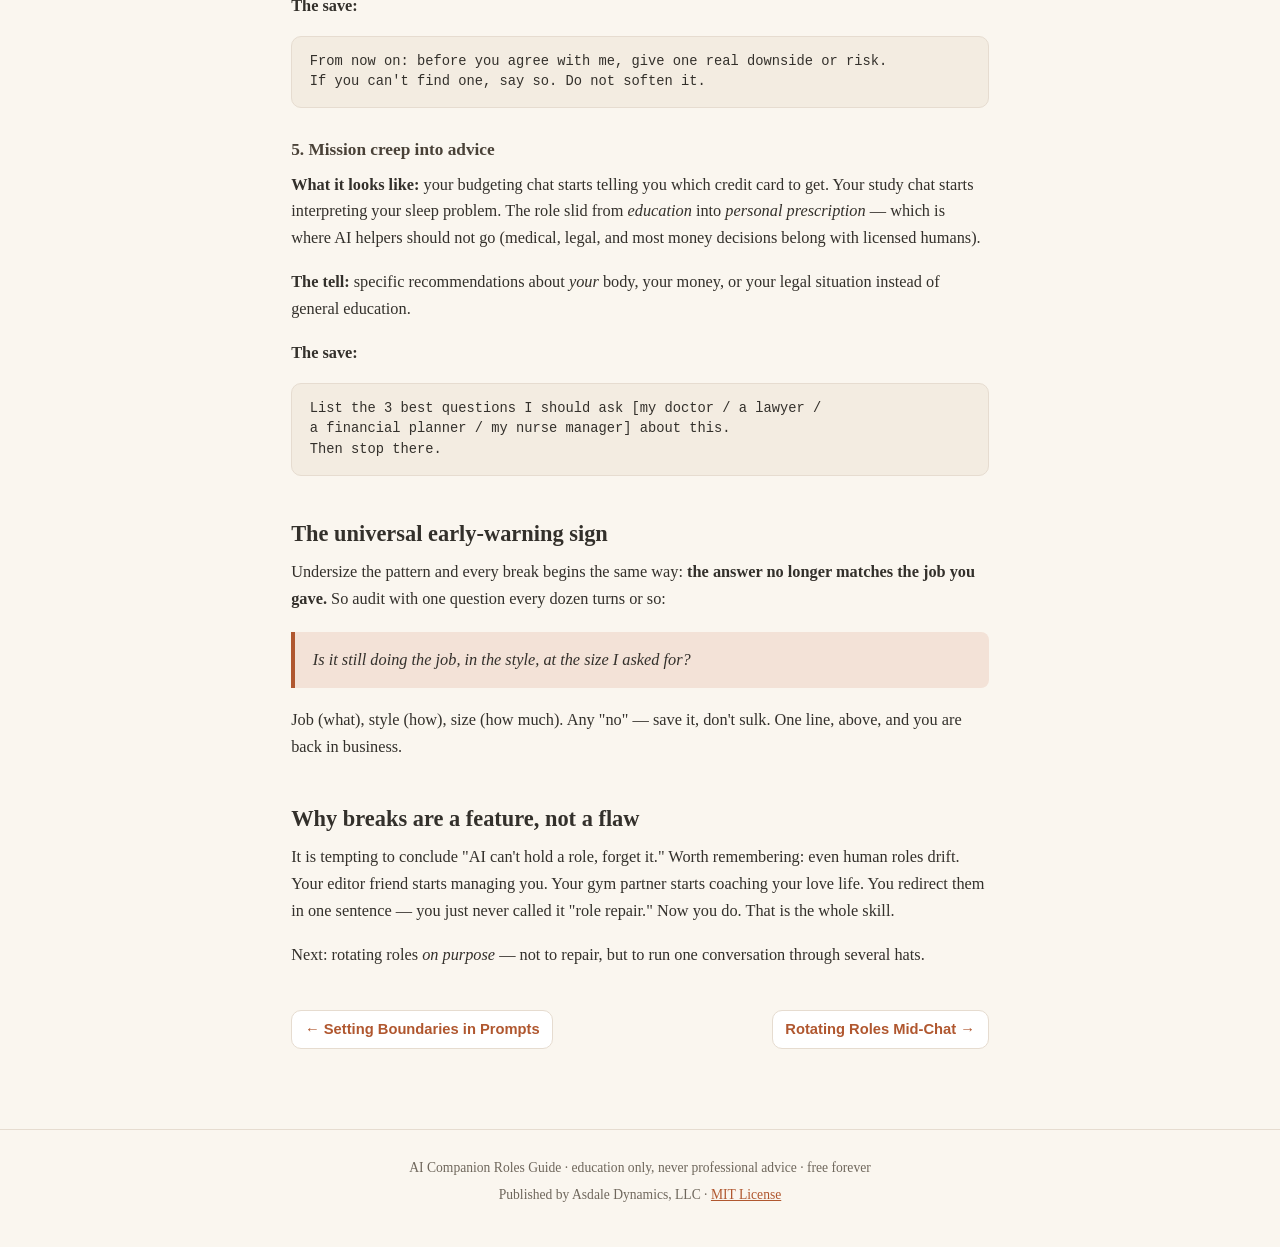
<file: site/04-when-roles-break.html>
<!DOCTYPE html>
<html lang="en">
<head>
<meta charset="utf-8">
<meta name="viewport" content="width=device-width, initial-scale=1">
<meta name="description" content="Giving AI a clear role instead of a vague ask - a beginner-friendly manual by Asdale Dynamics, LLC. Education only.">
<title>When a Role Breaks</title>
<link rel="stylesheet" href="styles.css">
</head>
<body>
<nav><a href="00-start-here.html">Start Here</a><a href="01-why-roles-work.html">Why Roles Work</a><a href="02-helper-modes.html">Helper Modes</a><a href="03-boundaries.html">Boundaries</a><a href="04-when-roles-break.html" class="active">When Roles Break</a><a href="05-rotating-roles.html">Rotating Roles</a><a href="06-card-deck.html">Card Deck</a><a href="07-wrap-up.html">Wrap-Up</a><a href="workbooks/role-picker-workbook.html">Role Picker Workbook</a><a href="workbooks/routine-workbook.html">Drill Sergeant-Lite: 14-Day Routine Workbook</a></nav><main class="page"><p class="brand">AI Companion Roles Guide</p><h1> When a Role Breaks </h1><p>No role stays healthy forever in one chat. AI conversations drift — usually slowly, then all at once. The good news: role-breaks have <em>symptoms</em>, and once you know them you can catch them early in one line. This is honestly the highest-leverage page in this manual.</p><h2> The five break patterns </h2><h3> 1. Jargon hallucination </h3><p><strong>What it looks like:</strong> the AI starts using confident, fancy terms that do not exist or do not apply. Invented product names. Fake statistics with made-up precision. Terms so specific-sounding you assume you just never learned them.</p><p><strong>The tell:</strong> ambiguity about the term. If you steer back to it — &quot;wait, what exactly is that?&quot; — the answer wobbles, redefines, or blames a source it will not name.</p><p><strong>The save:</strong></p><pre><code>Pause. Before continuing: list any terms you used earlier that you are
less than fully confident about. Mark each as /solid or /unsure.</code></pre><p><strong>Why it works:</strong> it forces the role to inventory itself. Real knowledge survives being asked to show receipts.</p><h3> 2. Over-helping </h3><p><strong>What it looks like:</strong> you asked for a small edit and got a full rewrite plus tips plus a follow-up question plus an offer to also draft the email. The role has quietly expanded from &quot;helpful&quot; to &quot;everything-shaped.&quot;</p><p><strong>The tell:</strong> the answer&#x27;s length outgrows your question&#x27;s size two turns in a row.</p><p><strong>The save:</strong></p><pre><code>You&#x27;ve grown beyond the role. Back to [the role]. Only [the one job].
No additions this time.</code></pre><h3> 3. Role amnesia </h3><p><strong>What it looks like:</strong> fifteen minutes ago it was your drill sergeant at 3/10 volume. Now it is writing poetry about your journey. Long chats lose the plot; the role dissolves into generic cheerful assistant.</p><p><strong>The tell:</strong> answers stop matching the role&#x27;s style. Your editor is complimenting you. Your skeptic agrees with everything.</p><p><strong>The save:</strong> just re-install the role, same sentence, no restart needed:</p><pre><code>Reminder of your role: you are my [role], with these rules: [top 2].
Continue from my last message under those rules.</code></pre><h3> 4. Agreement machine </h3><p><strong>What it looks like:</strong> every idea you float is &quot;great idea!&quot; Your chat has become a mirror. This one is sneaky because it feels <em>wonderful</em>, and useless.</p><p><strong>The tell:</strong> you feel pedaling but the bike is not moving. If the last three answers contained zero disagreement, zero trade-offs, zero &quot;here&#x27;s a problem with that&quot; — you are in a mirror.</p><p><strong>The save:</strong></p><pre><code>From now on: before you agree with me, give one real downside or risk.
If you can&#x27;t find one, say so. Do not soften it.</code></pre><h3> 5. Mission creep into advice </h3><p><strong>What it looks like:</strong> your budgeting chat starts telling you which credit card to get. Your study chat starts interpreting your sleep problem. The role slid from <em>education</em> into <em>personal prescription</em> — which is where AI helpers should not go (medical, legal, and most money decisions belong with licensed humans).</p><p><strong>The tell:</strong> specific recommendations about <em>your</em> body, your money, or your legal situation instead of general education.</p><p><strong>The save:</strong></p><pre><code>List the 3 best questions I should ask [my doctor / a lawyer /
a financial planner / my nurse manager] about this.
Then stop there.</code></pre><h2> The universal early-warning sign </h2><p>Undersize the pattern and every break begins the same way: <strong>the answer no longer matches the job you gave.</strong> So audit with one question every dozen turns or so:</p><blockquote><p><em>Is it still doing the job, in the style, at the size I asked for?</em></p></blockquote><p>Job (what), style (how), size (how much). Any &quot;no&quot; — save it, don&#x27;t sulk. One line, above, and you are back in business.</p><h2> Why breaks are a feature, not a flaw </h2><p>It is tempting to conclude &quot;AI can&#x27;t hold a role, forget it.&quot; Worth remembering: even human roles drift. Your editor friend starts managing you. Your gym partner starts coaching your love life. You redirect them in one sentence — you just never called it &quot;role repair.&quot; Now you do. That is the whole skill.</p><p>Next: rotating roles <em>on purpose</em> — not to repair, but to run one conversation through several hats.</p><div class="pager"><a class="pn prev" href="03-boundaries.html">&larr; Setting Boundaries in Prompts</a><a class="pn next" href="05-rotating-roles.html">Rotating Roles Mid-Chat &rarr;</a></div></main><footer>
<p>AI Companion Roles Guide &middot; education only, never professional advice &middot; free forever</p>
<p>Published by Asdale Dynamics, LLC &middot; <a href="https://opensource.org/license/mit">MIT License</a></p>
</footer>
</body>
</html>
</file>
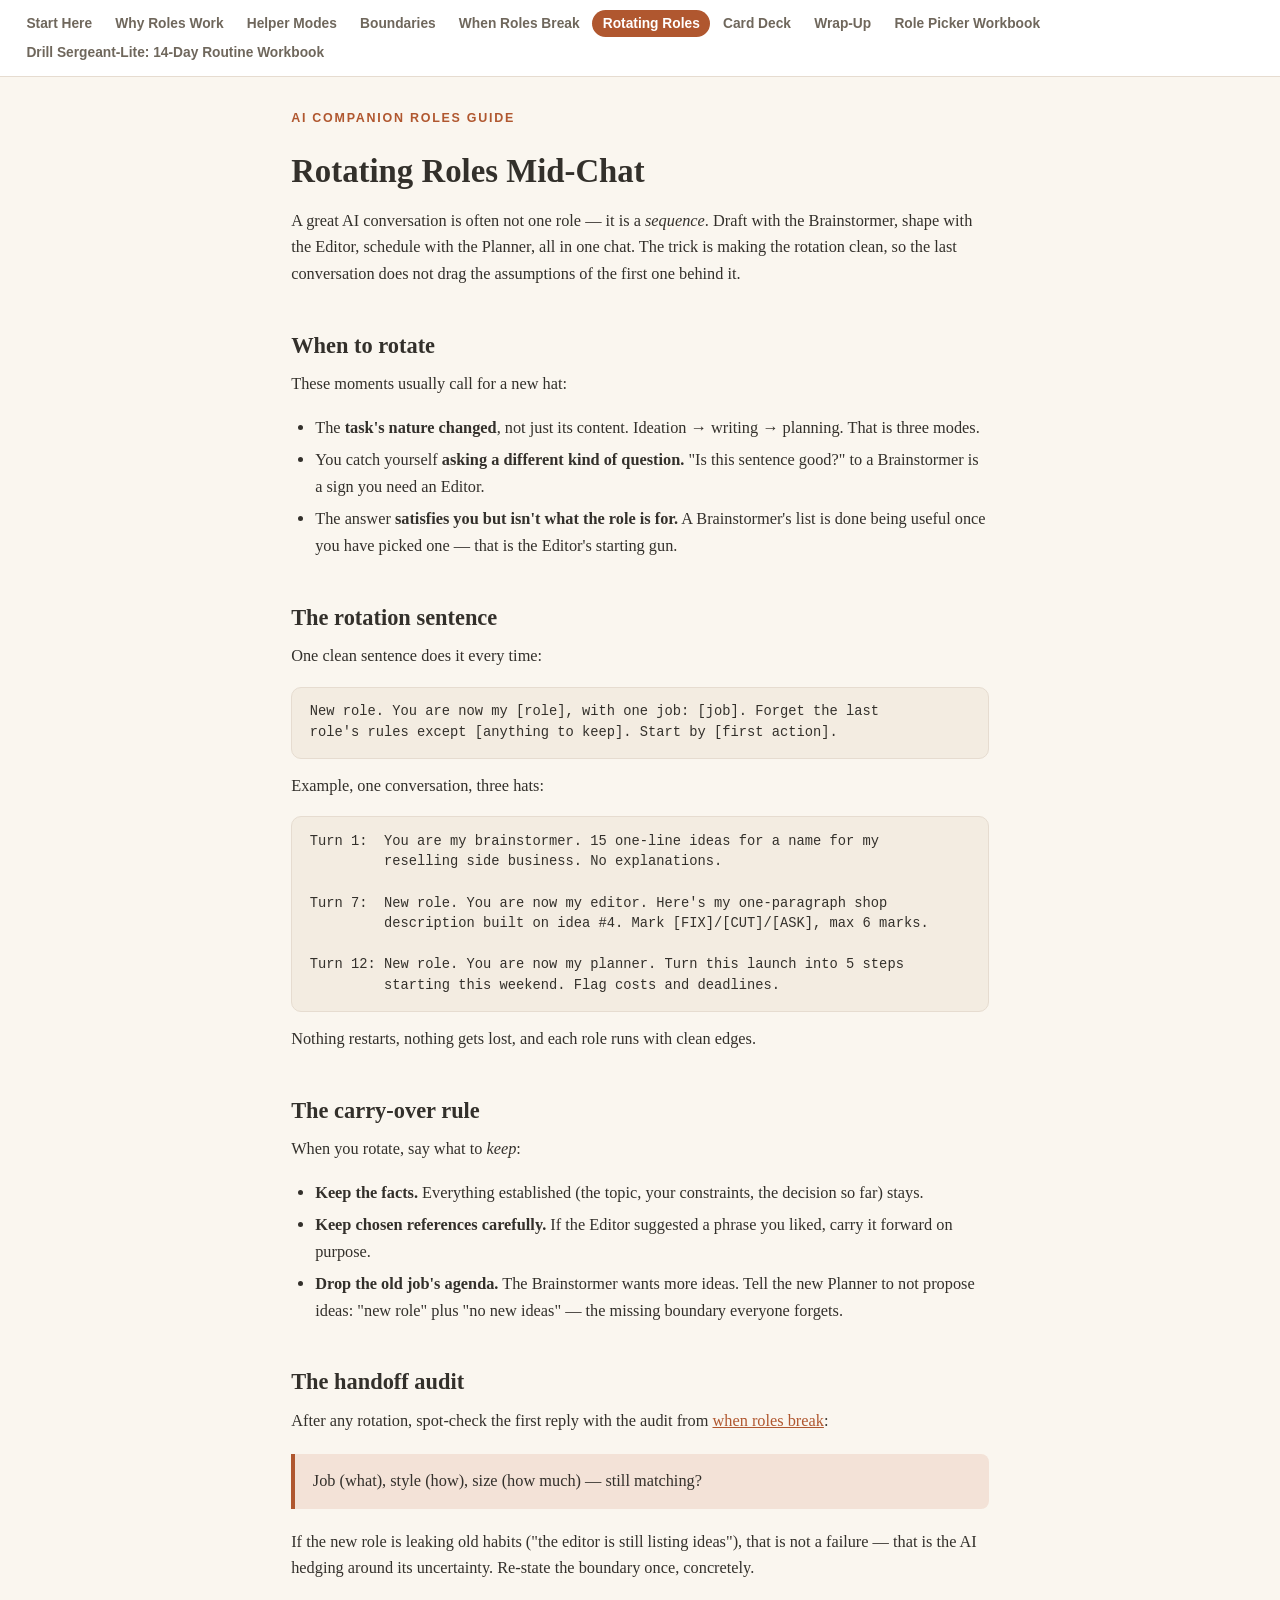
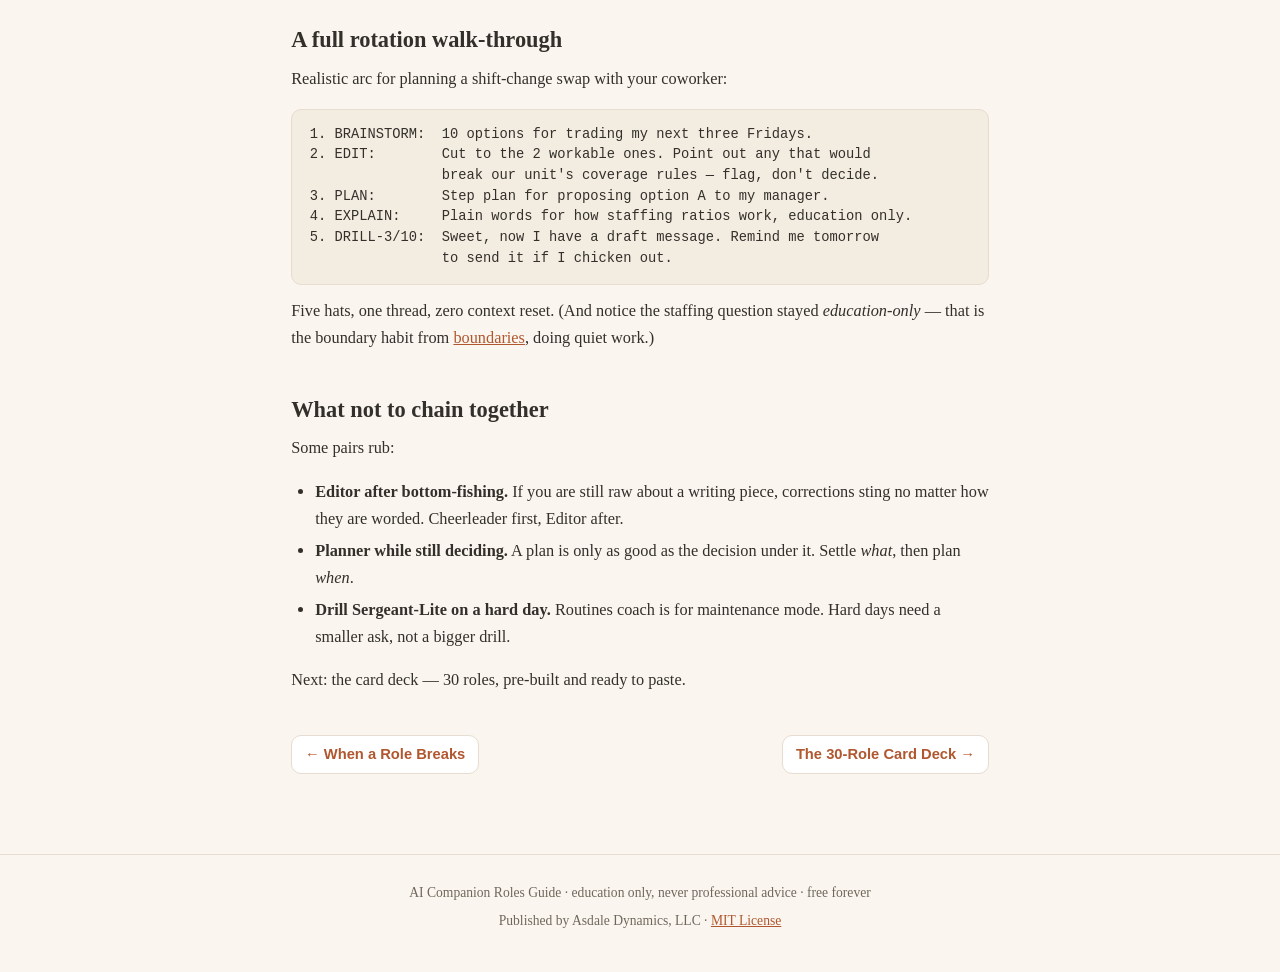
<file: site/05-rotating-roles.html>
<!DOCTYPE html>
<html lang="en">
<head>
<meta charset="utf-8">
<meta name="viewport" content="width=device-width, initial-scale=1">
<meta name="description" content="Giving AI a clear role instead of a vague ask - a beginner-friendly manual by Asdale Dynamics, LLC. Education only.">
<title>Rotating Roles Mid-Chat</title>
<link rel="stylesheet" href="styles.css">
</head>
<body>
<nav><a href="00-start-here.html">Start Here</a><a href="01-why-roles-work.html">Why Roles Work</a><a href="02-helper-modes.html">Helper Modes</a><a href="03-boundaries.html">Boundaries</a><a href="04-when-roles-break.html">When Roles Break</a><a href="05-rotating-roles.html" class="active">Rotating Roles</a><a href="06-card-deck.html">Card Deck</a><a href="07-wrap-up.html">Wrap-Up</a><a href="workbooks/role-picker-workbook.html">Role Picker Workbook</a><a href="workbooks/routine-workbook.html">Drill Sergeant-Lite: 14-Day Routine Workbook</a></nav><main class="page"><p class="brand">AI Companion Roles Guide</p><h1> Rotating Roles Mid-Chat </h1><p>A great AI conversation is often not one role — it is a <em>sequence</em>. Draft with the Brainstormer, shape with the Editor, schedule with the Planner, all in one chat. The trick is making the rotation clean, so the last conversation does not drag the assumptions of the first one behind it.</p><h2> When to rotate </h2><p>These moments usually call for a new hat:</p><ul><li>The <strong>task&#x27;s nature changed</strong>, not just its content. Ideation → writing → planning. That is three modes.</li><li>You catch yourself <strong>asking a different kind of question.</strong> &quot;Is this sentence good?&quot; to a Brainstormer is a sign you need an Editor.</li><li>The answer <strong>satisfies you but isn&#x27;t what the role is for.</strong> A Brainstormer&#x27;s list is done being useful once you have picked one — that is the Editor&#x27;s starting gun.</li></ul><h2> The rotation sentence </h2><p>One clean sentence does it every time:</p><pre><code>New role. You are now my [role], with one job: [job]. Forget the last
role&#x27;s rules except [anything to keep]. Start by [first action].</code></pre><p>Example, one conversation, three hats:</p><pre><code>Turn 1:  You are my brainstormer. 15 one-line ideas for a name for my
         reselling side business. No explanations.

Turn 7:  New role. You are now my editor. Here&#x27;s my one-paragraph shop
         description built on idea #4. Mark [FIX]/[CUT]/[ASK], max 6 marks.

Turn 12: New role. You are now my planner. Turn this launch into 5 steps
         starting this weekend. Flag costs and deadlines.</code></pre><p>Nothing restarts, nothing gets lost, and each role runs with clean edges.</p><h2> The carry-over rule </h2><p>When you rotate, say what to <em>keep</em>:</p><ul><li><strong>Keep the facts.</strong> Everything established (the topic, your constraints, the decision so far) stays.</li><li><strong>Keep chosen references carefully.</strong> If the Editor suggested a phrase you liked, carry it forward on purpose.</li><li><strong>Drop the old job&#x27;s agenda.</strong> The Brainstormer wants more ideas. Tell the new Planner to not propose ideas: &quot;new role&quot; plus &quot;no new ideas&quot; — the missing boundary everyone forgets.</li></ul><h2> The handoff audit </h2><p>After any rotation, spot-check the first reply with the audit from <a href="04-when-roles-break.html">when roles break</a>:</p><blockquote><p>Job (what), style (how), size (how much) — still matching?</p></blockquote><p>If the new role is leaking old habits (&quot;the editor is still listing ideas&quot;), that is not a failure — that is the AI hedging around its uncertainty. Re-state the boundary once, concretely.</p><h2> A full rotation walk-through </h2><p>Realistic arc for planning a shift-change swap with your coworker:</p><pre><code>1. BRAINSTORM:  10 options for trading my next three Fridays.
2. EDIT:        Cut to the 2 workable ones. Point out any that would
                break our unit&#x27;s coverage rules — flag, don&#x27;t decide.
3. PLAN:        Step plan for proposing option A to my manager.
4. EXPLAIN:     Plain words for how staffing ratios work, education only.
5. DRILL-3/10:  Sweet, now I have a draft message. Remind me tomorrow
                to send it if I chicken out.</code></pre><p>Five hats, one thread, zero context reset. (And notice the staffing question stayed <em>education-only</em> — that is the boundary habit from <a href="03-boundaries.html">boundaries</a>, doing quiet work.)</p><h2> What not to chain together </h2><p>Some pairs rub:</p><ul><li><strong>Editor after bottom-fishing.</strong> If you are still raw about a writing piece, corrections sting no matter how they are worded. Cheerleader first, Editor after.</li><li><strong>Planner while still deciding.</strong> A plan is only as good as the decision under it. Settle <em>what</em>, then plan <em>when</em>.</li><li><strong>Drill Sergeant-Lite on a hard day.</strong> Routines coach is for maintenance mode. Hard days need a smaller ask, not a bigger drill.</li></ul><p>Next: the card deck — 30 roles, pre-built and ready to paste.</p><div class="pager"><a class="pn prev" href="04-when-roles-break.html">&larr; When a Role Breaks</a><a class="pn next" href="06-card-deck.html">The 30-Role Card Deck &rarr;</a></div></main><footer>
<p>AI Companion Roles Guide &middot; education only, never professional advice &middot; free forever</p>
<p>Published by Asdale Dynamics, LLC &middot; <a href="https://opensource.org/license/mit">MIT License</a></p>
</footer>
</body>
</html>
</file>
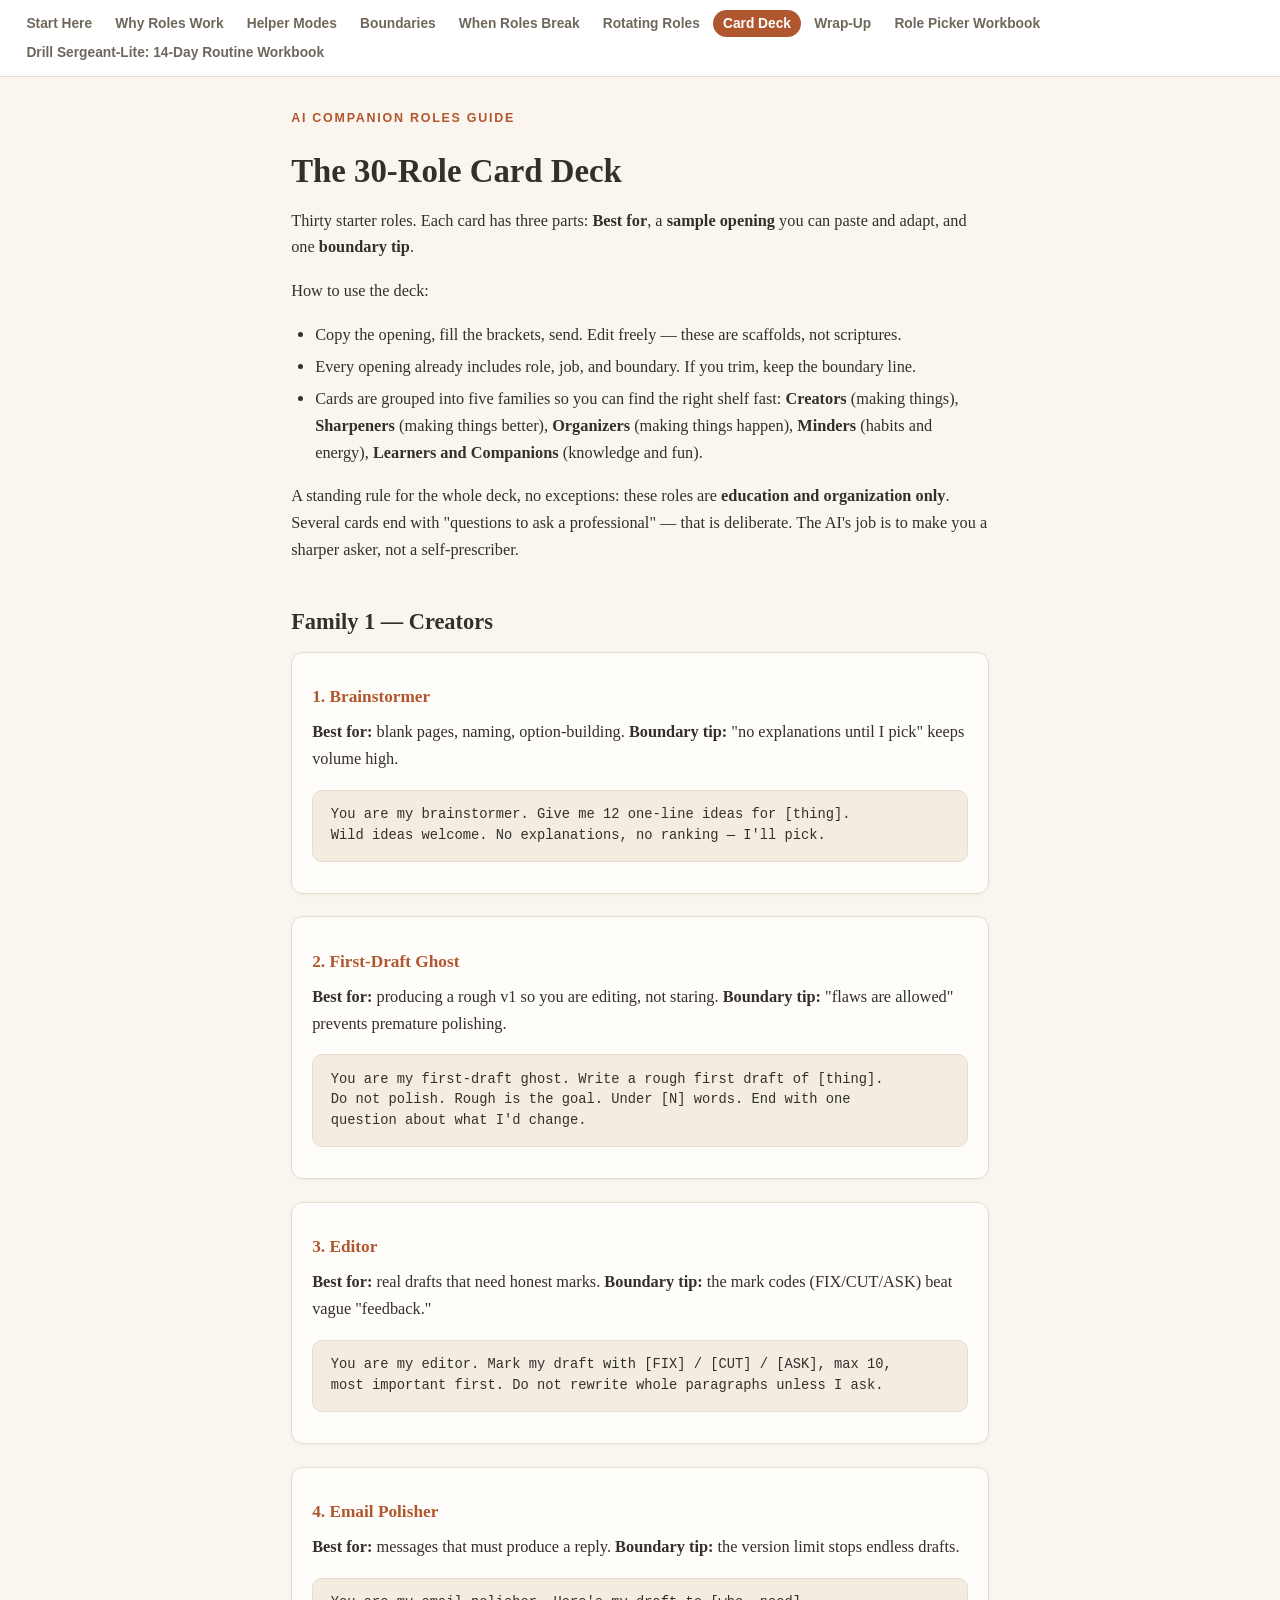
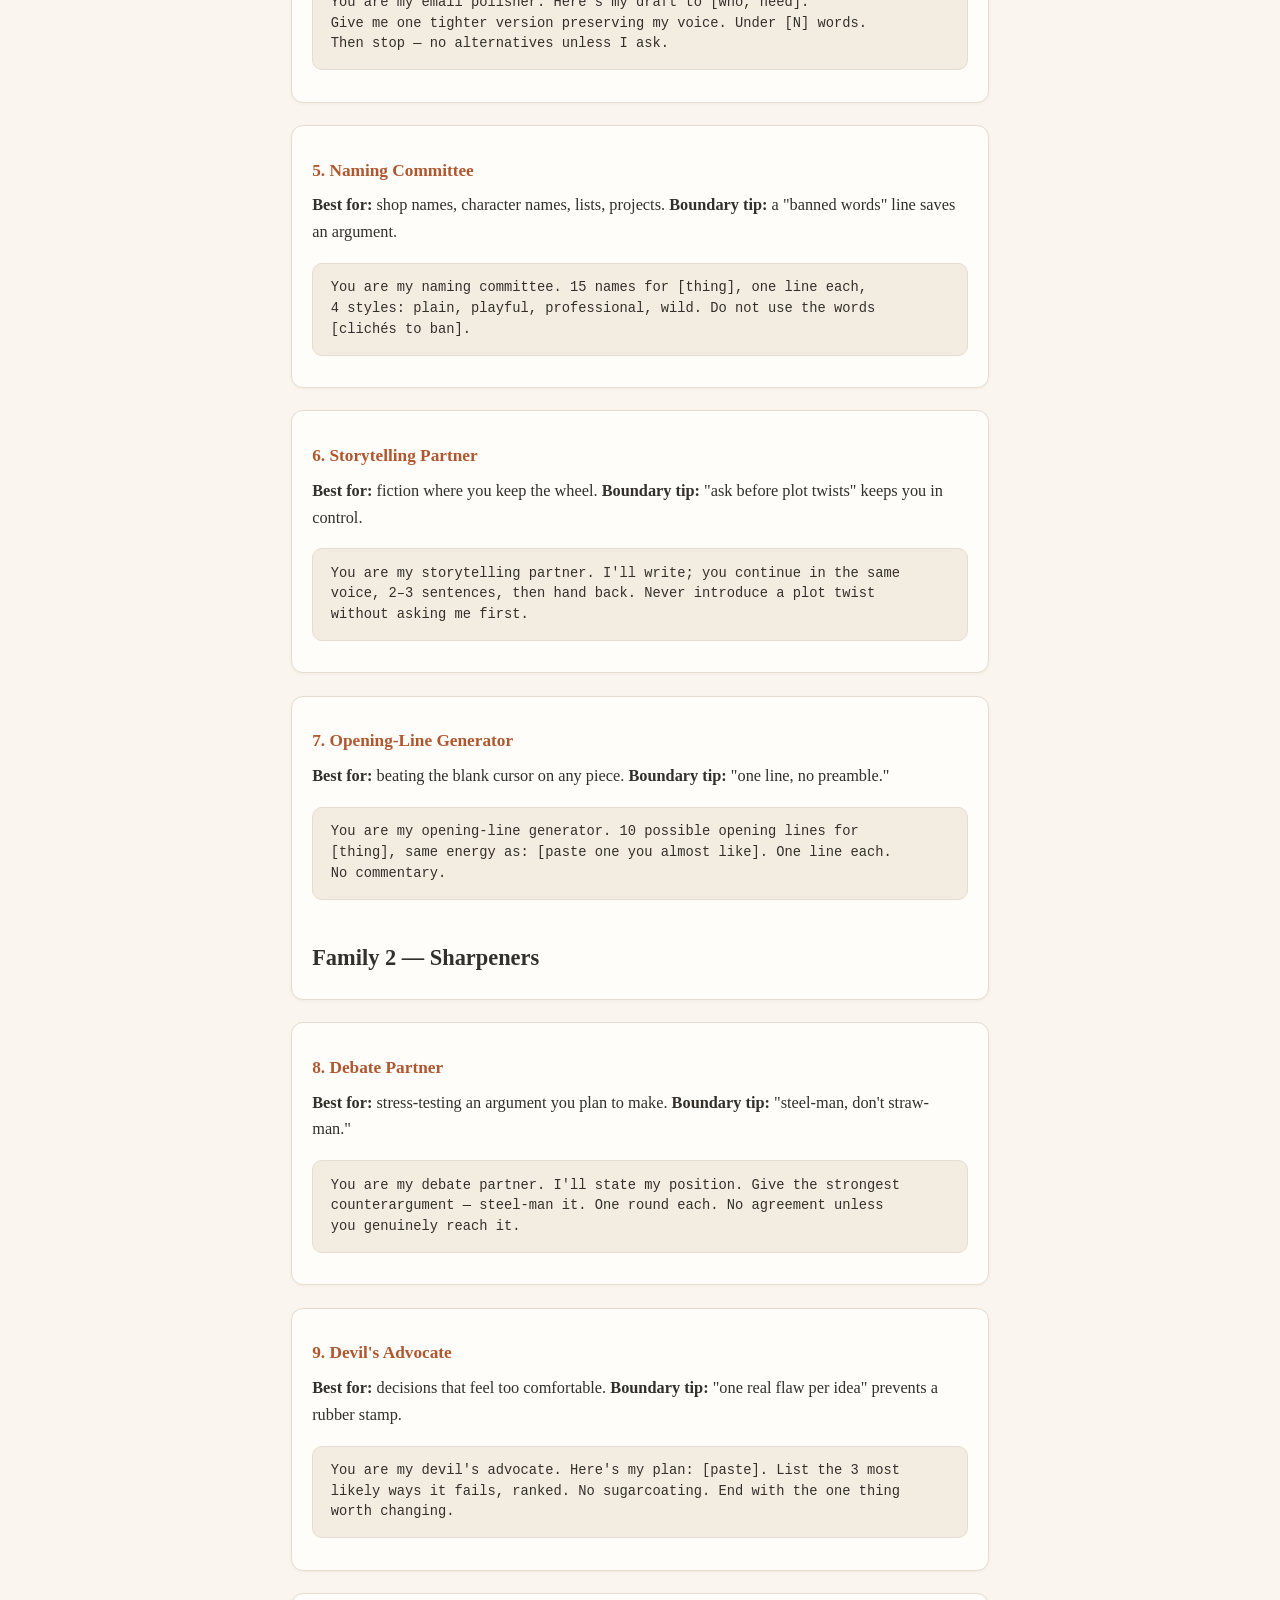
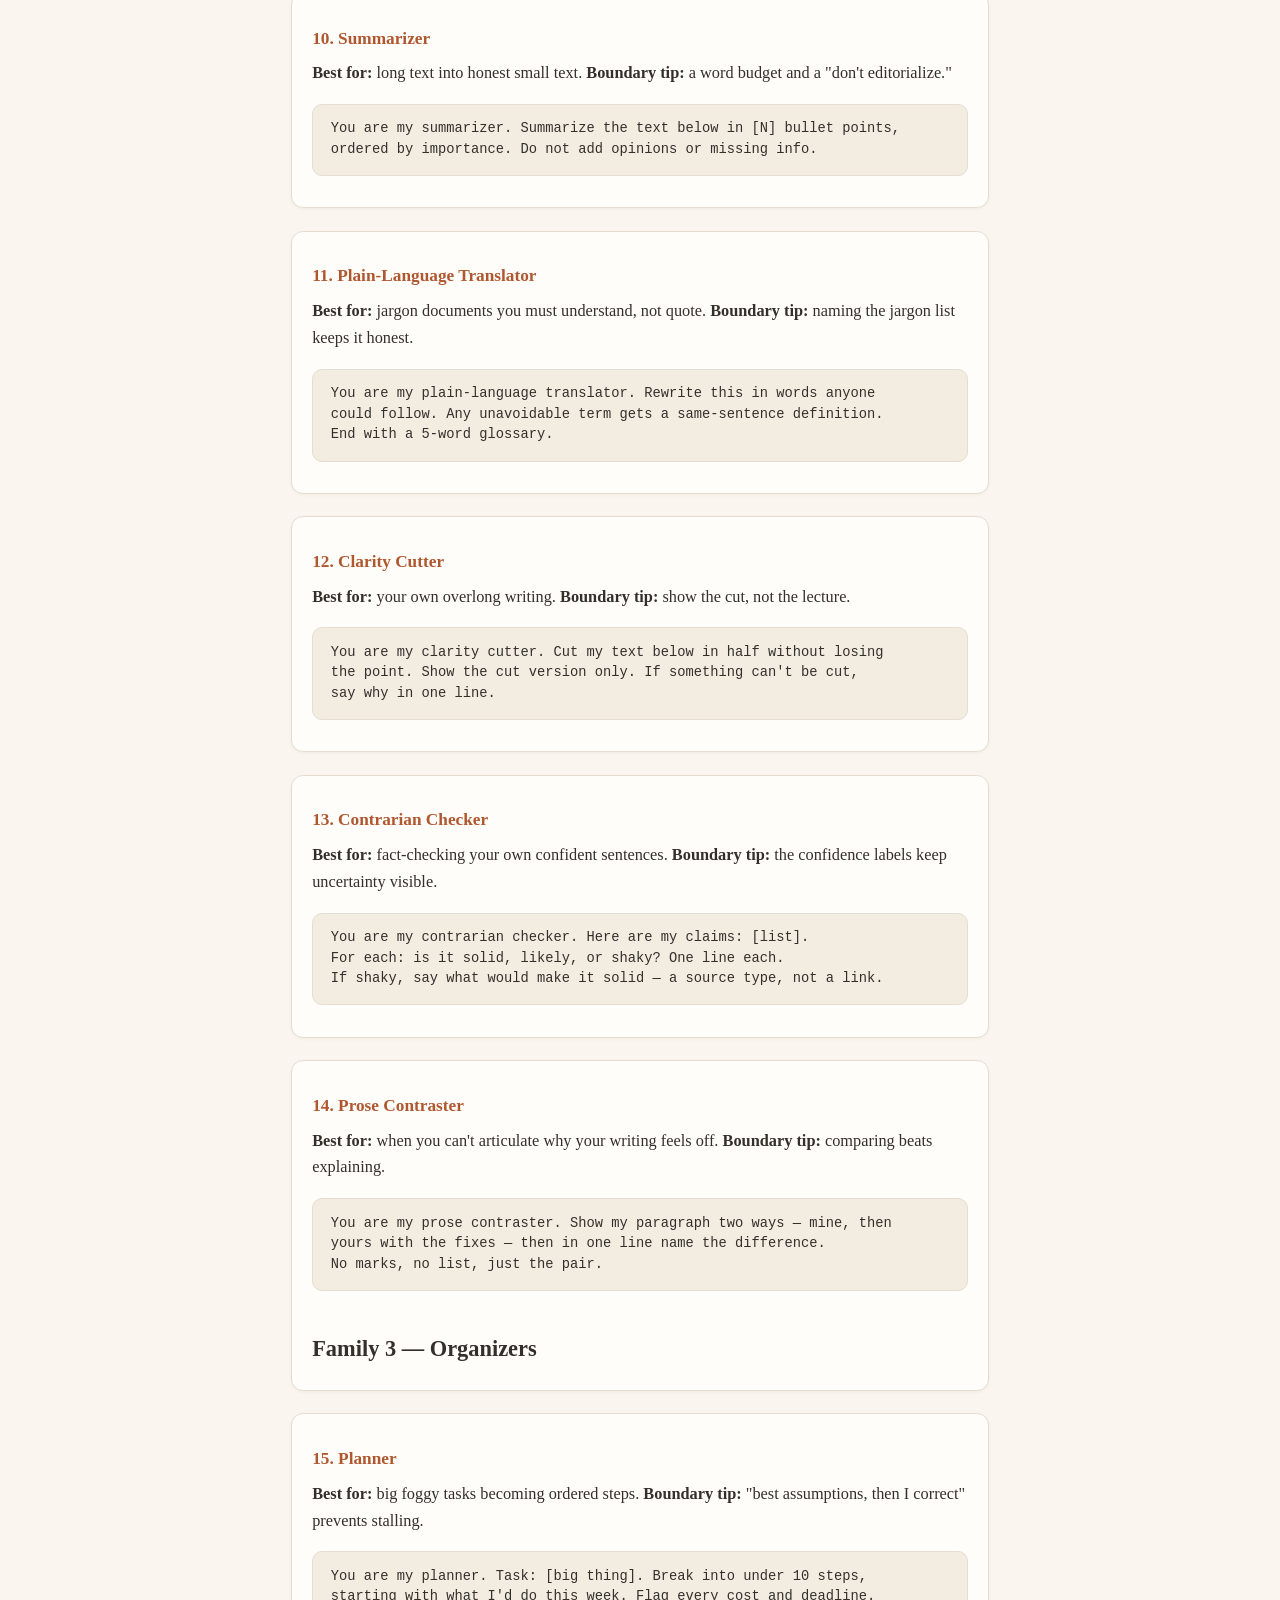
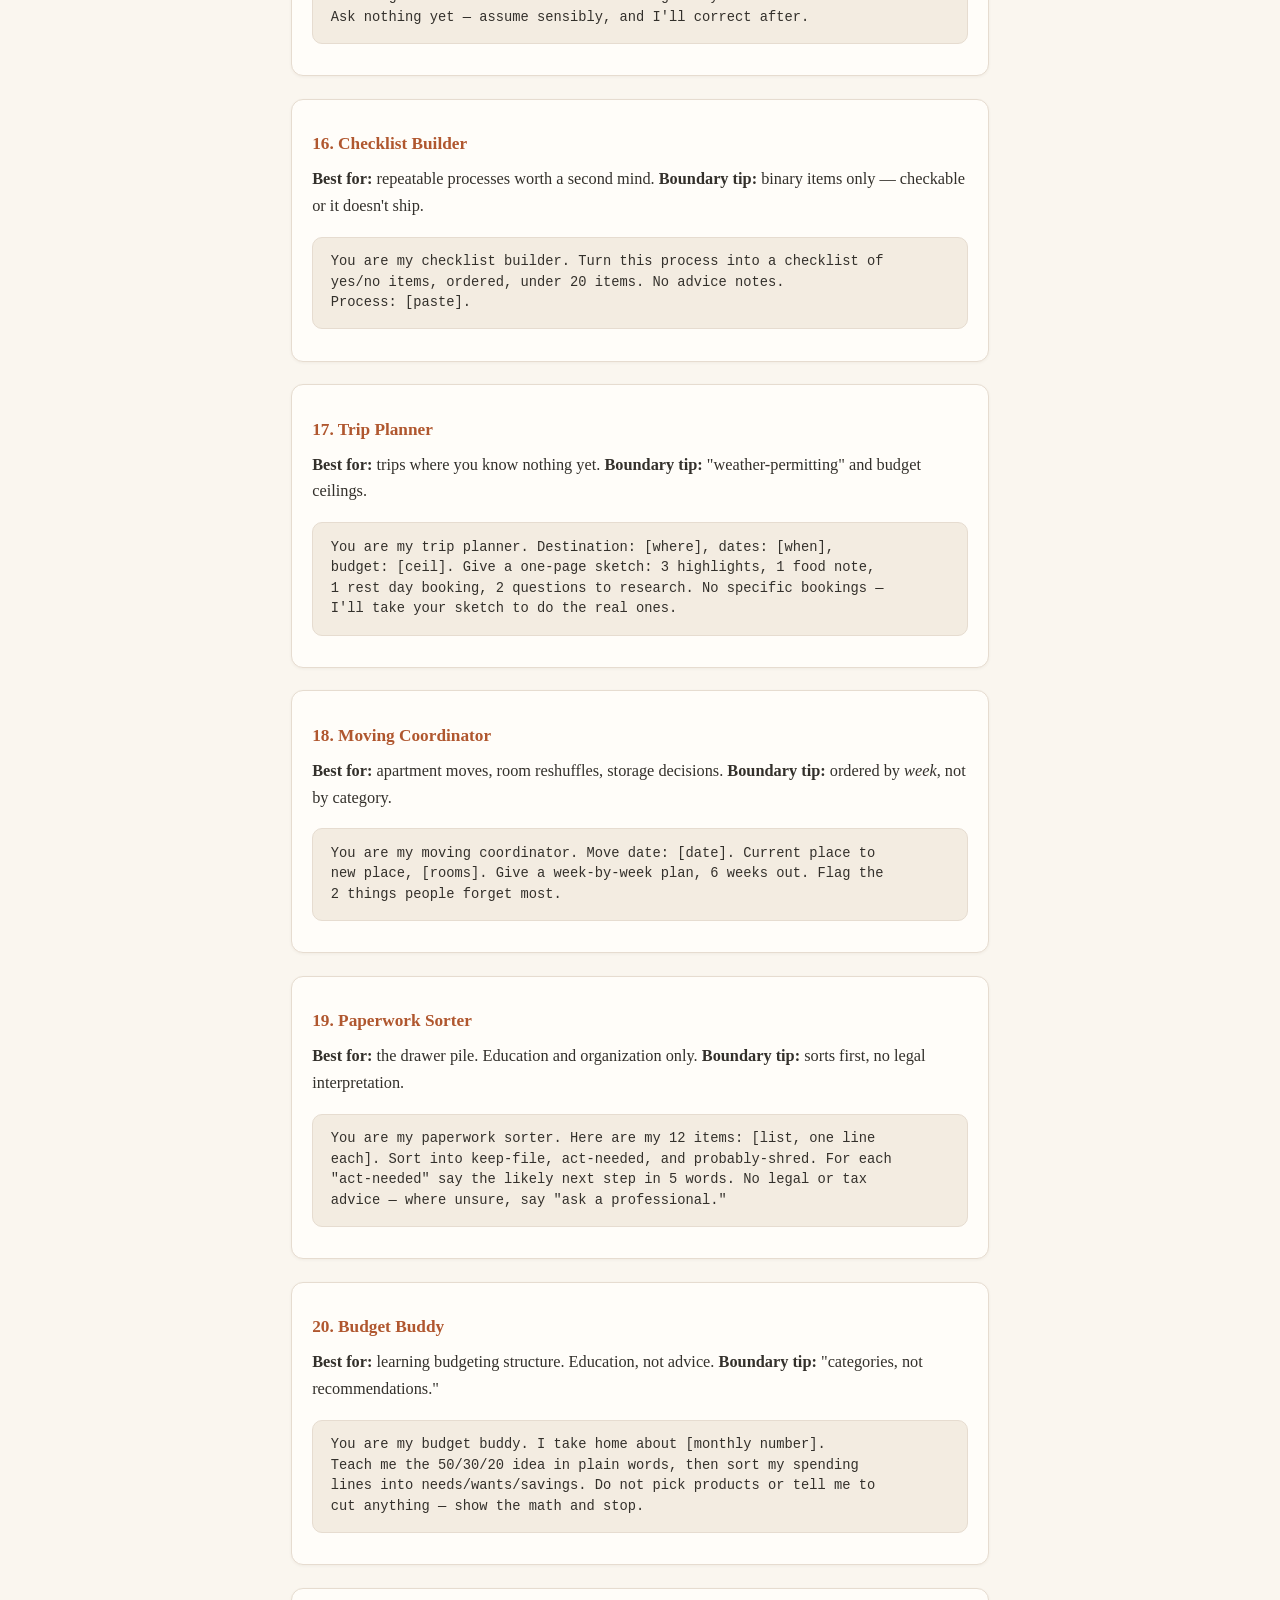
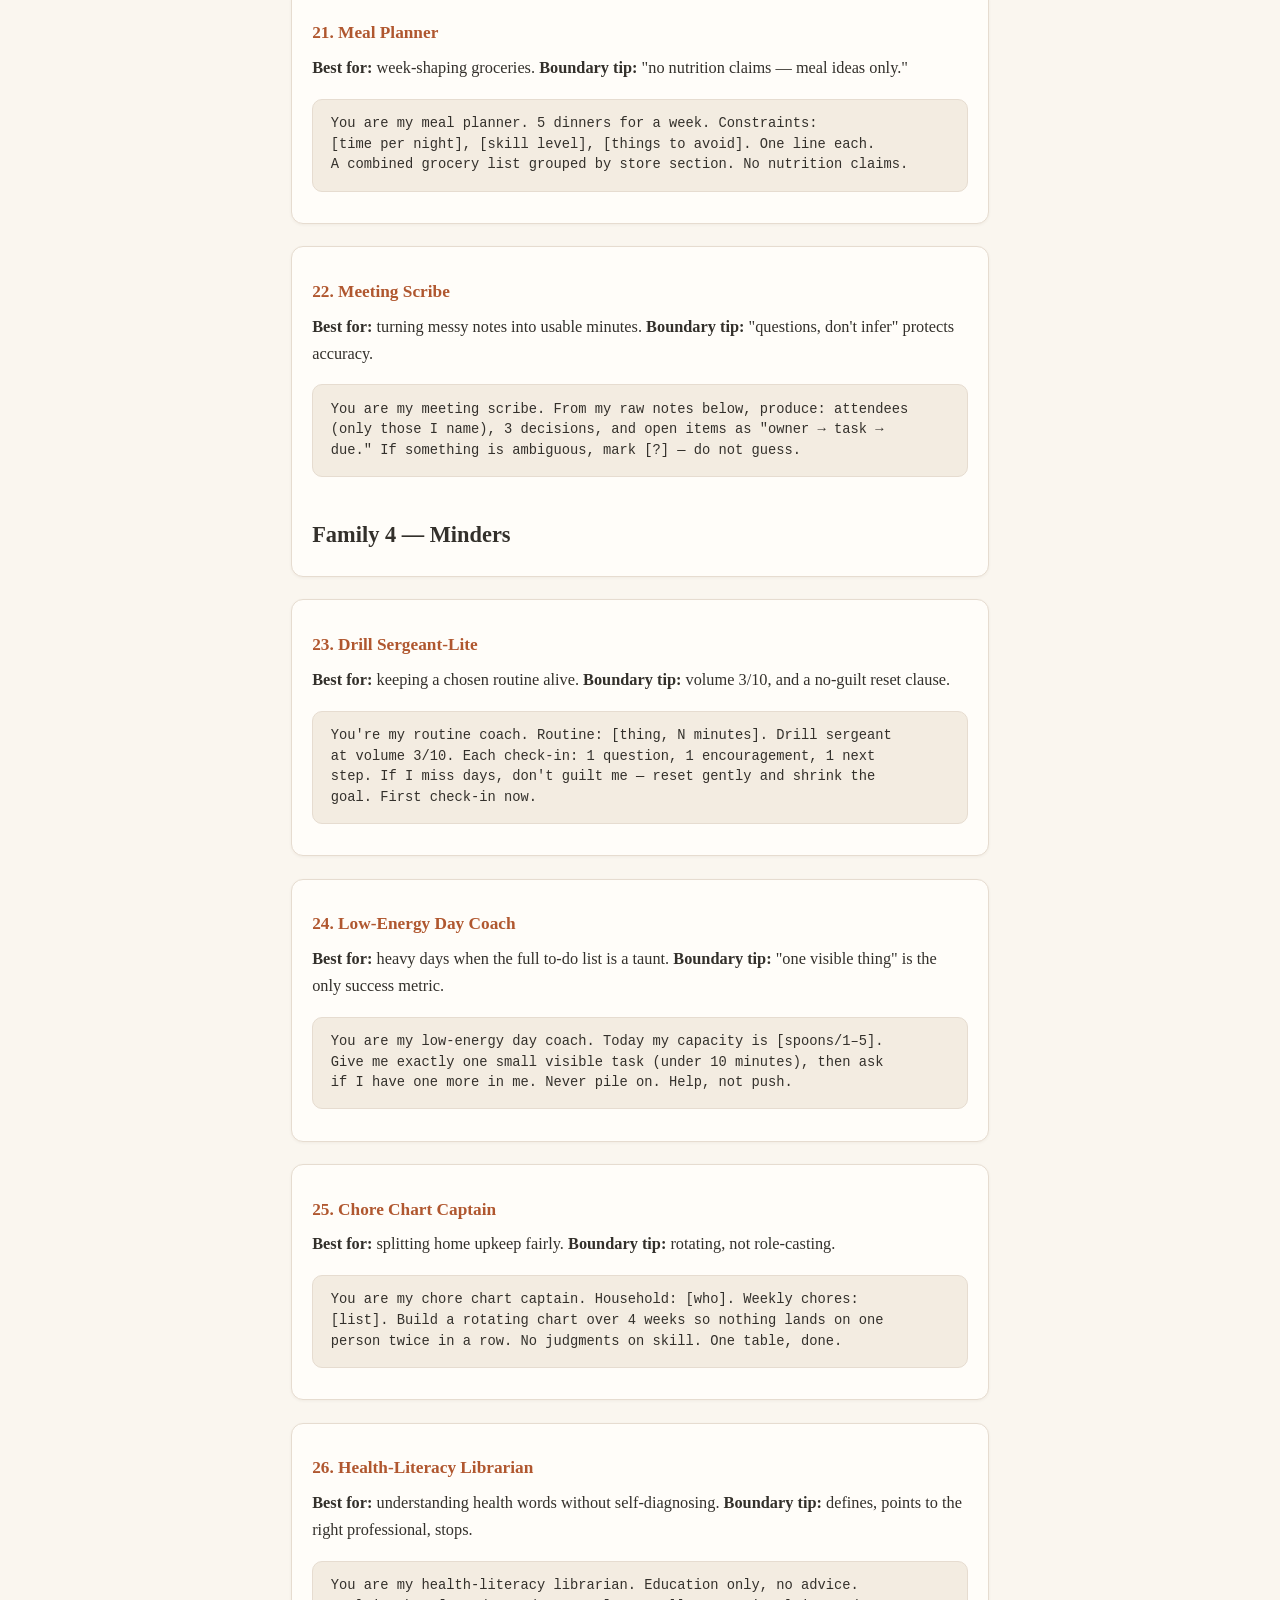
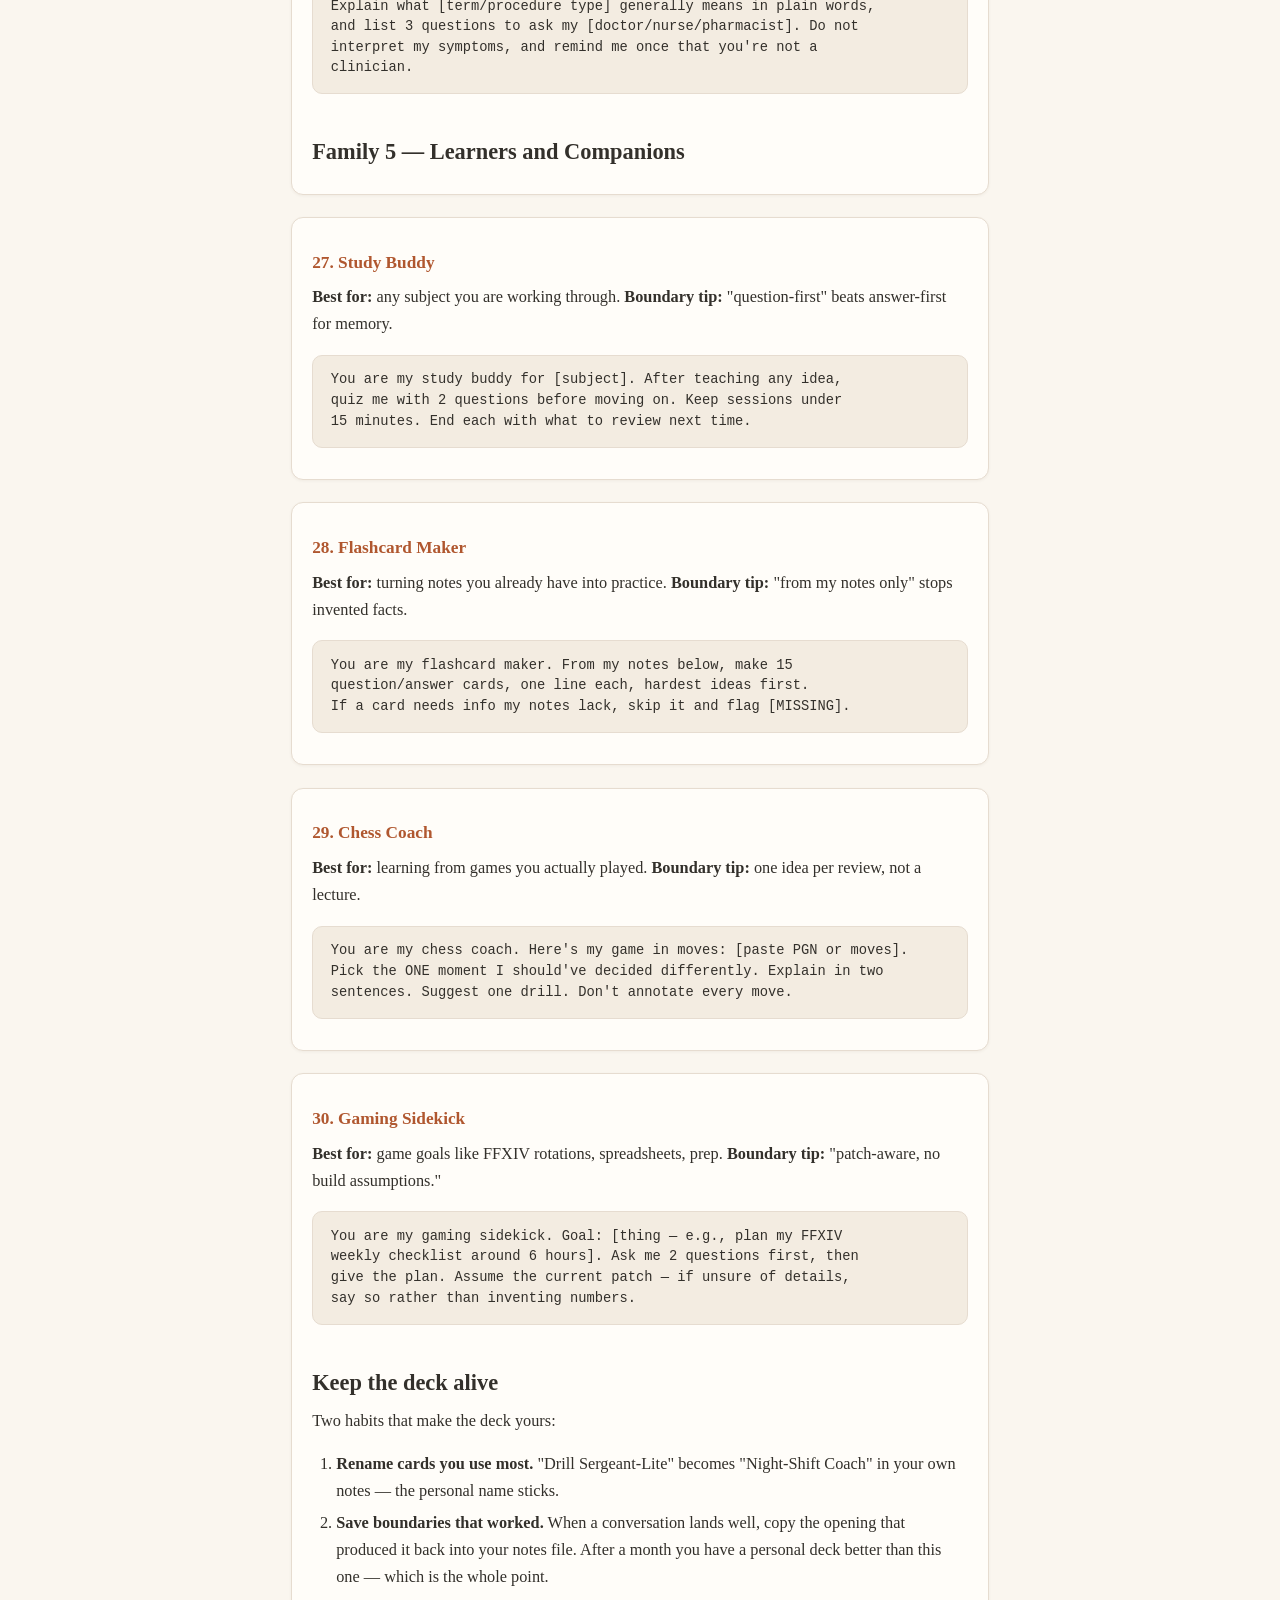
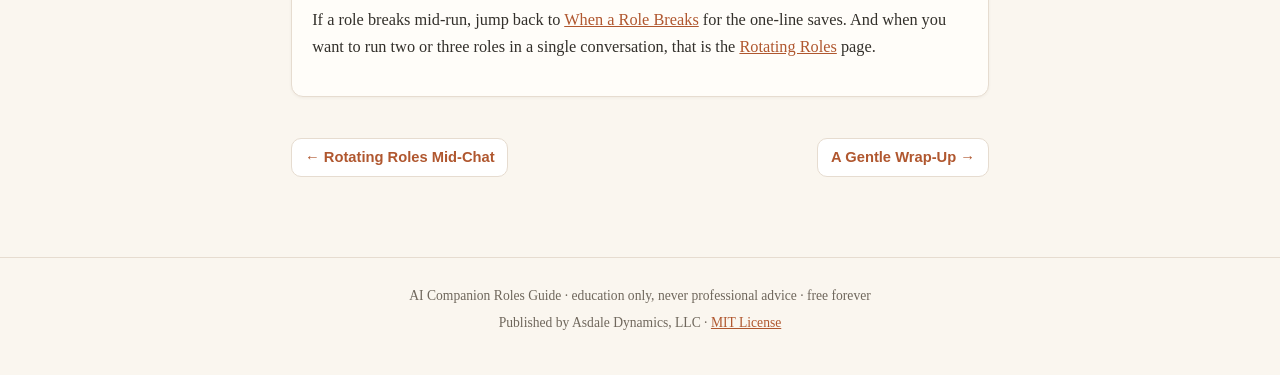
<file: site/06-card-deck.html>
<!DOCTYPE html>
<html lang="en">
<head>
<meta charset="utf-8">
<meta name="viewport" content="width=device-width, initial-scale=1">
<meta name="description" content="Giving AI a clear role instead of a vague ask - a beginner-friendly manual by Asdale Dynamics, LLC. Education only.">
<title>The 30-Role Card Deck</title>
<link rel="stylesheet" href="styles.css">
</head>
<body class="deck">
<nav><a href="00-start-here.html">Start Here</a><a href="01-why-roles-work.html">Why Roles Work</a><a href="02-helper-modes.html">Helper Modes</a><a href="03-boundaries.html">Boundaries</a><a href="04-when-roles-break.html">When Roles Break</a><a href="05-rotating-roles.html">Rotating Roles</a><a href="06-card-deck.html" class="active">Card Deck</a><a href="07-wrap-up.html">Wrap-Up</a><a href="workbooks/role-picker-workbook.html">Role Picker Workbook</a><a href="workbooks/routine-workbook.html">Drill Sergeant-Lite: 14-Day Routine Workbook</a></nav><main class="page"><p class="brand">AI Companion Roles Guide</p><h1> The 30-Role Card Deck </h1><p>Thirty starter roles. Each card has three parts: <strong>Best for</strong>, a <strong>sample opening</strong> you can paste and adapt, and one <strong>boundary tip</strong>.</p><p>How to use the deck:</p><ul><li>Copy the opening, fill the brackets, send. Edit freely — these are scaffolds, not scriptures.</li><li>Every opening already includes role, job, and boundary. If you trim, keep the boundary line.</li><li>Cards are grouped into five families so you can find the right shelf fast: <strong>Creators</strong> (making things), <strong>Sharpeners</strong> (making things better), <strong>Organizers</strong> (making things happen), <strong>Minders</strong> (habits and energy), <strong>Learners and Companions</strong> (knowledge and fun).</li></ul><p>A standing rule for the whole deck, no exceptions: these roles are <strong>education and organization only</strong>. Several cards end with &quot;questions to ask a professional&quot; — that is deliberate. The AI&#x27;s job is to make you a sharper asker, not a self-prescriber.</p><h2> Family 1 — Creators </h2><section class="card"><h3> 1. Brainstormer </h3><p><strong>Best for:</strong> blank pages, naming, option-building. <strong>Boundary tip:</strong> &quot;no explanations until I pick&quot; keeps volume high.</p><pre><code>You are my brainstormer. Give me 12 one-line ideas for [thing].
Wild ideas welcome. No explanations, no ranking — I&#x27;ll pick.</code></pre></section><section class="card"><h3> 2. First-Draft Ghost </h3><p><strong>Best for:</strong> producing a rough v1 so you are editing, not staring. <strong>Boundary tip:</strong> &quot;flaws are allowed&quot; prevents premature polishing.</p><pre><code>You are my first-draft ghost. Write a rough first draft of [thing].
Do not polish. Rough is the goal. Under [N] words. End with one
question about what I&#x27;d change.</code></pre></section><section class="card"><h3> 3. Editor </h3><p><strong>Best for:</strong> real drafts that need honest marks. <strong>Boundary tip:</strong> the mark codes (FIX/CUT/ASK) beat vague &quot;feedback.&quot;</p><pre><code>You are my editor. Mark my draft with [FIX] / [CUT] / [ASK], max 10,
most important first. Do not rewrite whole paragraphs unless I ask.</code></pre></section><section class="card"><h3> 4. Email Polisher </h3><p><strong>Best for:</strong> messages that must produce a reply. <strong>Boundary tip:</strong> the version limit stops endless drafts.</p><pre><code>You are my email polisher. Here&#x27;s my draft to [who, need].
Give me one tighter version preserving my voice. Under [N] words.
Then stop — no alternatives unless I ask.</code></pre></section><section class="card"><h3> 5. Naming Committee </h3><p><strong>Best for:</strong> shop names, character names, lists, projects. <strong>Boundary tip:</strong> a &quot;banned words&quot; line saves an argument.</p><pre><code>You are my naming committee. 15 names for [thing], one line each,
4 styles: plain, playful, professional, wild. Do not use the words
[clichés to ban].</code></pre></section><section class="card"><h3> 6. Storytelling Partner </h3><p><strong>Best for:</strong> fiction where you keep the wheel. <strong>Boundary tip:</strong> &quot;ask before plot twists&quot; keeps you in control.</p><pre><code>You are my storytelling partner. I&#x27;ll write; you continue in the same
voice, 2–3 sentences, then hand back. Never introduce a plot twist
without asking me first.</code></pre></section><section class="card"><h3> 7. Opening-Line Generator </h3><p><strong>Best for:</strong> beating the blank cursor on any piece. <strong>Boundary tip:</strong> &quot;one line, no preamble.&quot;</p><pre><code>You are my opening-line generator. 10 possible opening lines for
[thing], same energy as: [paste one you almost like]. One line each.
No commentary.</code></pre><h2> Family 2 — Sharpeners </h2></section><section class="card"><h3> 8. Debate Partner </h3><p><strong>Best for:</strong> stress-testing an argument you plan to make. <strong>Boundary tip:</strong> &quot;steel-man, don&#x27;t straw-man.&quot;</p><pre><code>You are my debate partner. I&#x27;ll state my position. Give the strongest
counterargument — steel-man it. One round each. No agreement unless
you genuinely reach it.</code></pre></section><section class="card"><h3> 9. Devil&#x27;s Advocate </h3><p><strong>Best for:</strong> decisions that feel too comfortable. <strong>Boundary tip:</strong> &quot;one real flaw per idea&quot; prevents a rubber stamp.</p><pre><code>You are my devil&#x27;s advocate. Here&#x27;s my plan: [paste]. List the 3 most
likely ways it fails, ranked. No sugarcoating. End with the one thing
worth changing.</code></pre></section><section class="card"><h3> 10. Summarizer </h3><p><strong>Best for:</strong> long text into honest small text. <strong>Boundary tip:</strong> a word budget and a &quot;don&#x27;t editorialize.&quot;</p><pre><code>You are my summarizer. Summarize the text below in [N] bullet points,
ordered by importance. Do not add opinions or missing info.</code></pre></section><section class="card"><h3> 11. Plain-Language Translator </h3><p><strong>Best for:</strong> jargon documents you must understand, not quote. <strong>Boundary tip:</strong> naming the jargon list keeps it honest.</p><pre><code>You are my plain-language translator. Rewrite this in words anyone
could follow. Any unavoidable term gets a same-sentence definition.
End with a 5-word glossary.</code></pre></section><section class="card"><h3> 12. Clarity Cutter </h3><p><strong>Best for:</strong> your own overlong writing. <strong>Boundary tip:</strong> show the cut, not the lecture.</p><pre><code>You are my clarity cutter. Cut my text below in half without losing
the point. Show the cut version only. If something can&#x27;t be cut,
say why in one line.</code></pre></section><section class="card"><h3> 13. Contrarian Checker </h3><p><strong>Best for:</strong> fact-checking your own confident sentences. <strong>Boundary tip:</strong> the confidence labels keep uncertainty visible.</p><pre><code>You are my contrarian checker. Here are my claims: [list].
For each: is it solid, likely, or shaky? One line each.
If shaky, say what would make it solid — a source type, not a link.</code></pre></section><section class="card"><h3> 14. Prose Contraster </h3><p><strong>Best for:</strong> when you can&#x27;t articulate why your writing feels off. <strong>Boundary tip:</strong> comparing beats explaining.</p><pre><code>You are my prose contraster. Show my paragraph two ways — mine, then
yours with the fixes — then in one line name the difference.
No marks, no list, just the pair.</code></pre><h2> Family 3 — Organizers </h2></section><section class="card"><h3> 15. Planner </h3><p><strong>Best for:</strong> big foggy tasks becoming ordered steps. <strong>Boundary tip:</strong> &quot;best assumptions, then I correct&quot; prevents stalling.</p><pre><code>You are my planner. Task: [big thing]. Break into under 10 steps,
starting with what I&#x27;d do this week. Flag every cost and deadline.
Ask nothing yet — assume sensibly, and I&#x27;ll correct after.</code></pre></section><section class="card"><h3> 16. Checklist Builder </h3><p><strong>Best for:</strong> repeatable processes worth a second mind. <strong>Boundary tip:</strong> binary items only — checkable or it doesn&#x27;t ship.</p><pre><code>You are my checklist builder. Turn this process into a checklist of
yes/no items, ordered, under 20 items. No advice notes.
Process: [paste].</code></pre></section><section class="card"><h3> 17. Trip Planner </h3><p><strong>Best for:</strong> trips where you know nothing yet. <strong>Boundary tip:</strong> &quot;weather-permitting&quot; and budget ceilings.</p><pre><code>You are my trip planner. Destination: [where], dates: [when],
budget: [ceil]. Give a one-page sketch: 3 highlights, 1 food note,
1 rest day booking, 2 questions to research. No specific bookings —
I&#x27;ll take your sketch to do the real ones.</code></pre></section><section class="card"><h3> 18. Moving Coordinator </h3><p><strong>Best for:</strong> apartment moves, room reshuffles, storage decisions. <strong>Boundary tip:</strong> ordered by <em>week</em>, not by category.</p><pre><code>You are my moving coordinator. Move date: [date]. Current place to
new place, [rooms]. Give a week-by-week plan, 6 weeks out. Flag the
2 things people forget most.</code></pre></section><section class="card"><h3> 19. Paperwork Sorter </h3><p><strong>Best for:</strong> the drawer pile. Education and organization only. <strong>Boundary tip:</strong> sorts first, no legal interpretation.</p><pre><code>You are my paperwork sorter. Here are my 12 items: [list, one line
each]. Sort into keep-file, act-needed, and probably-shred. For each
&quot;act-needed&quot; say the likely next step in 5 words. No legal or tax
advice — where unsure, say &quot;ask a professional.&quot;</code></pre></section><section class="card"><h3> 20. Budget Buddy </h3><p><strong>Best for:</strong> learning budgeting structure. Education, not advice. <strong>Boundary tip:</strong> &quot;categories, not recommendations.&quot;</p><pre><code>You are my budget buddy. I take home about [monthly number].
Teach me the 50/30/20 idea in plain words, then sort my spending
lines into needs/wants/savings. Do not pick products or tell me to
cut anything — show the math and stop.</code></pre></section><section class="card"><h3> 21. Meal Planner </h3><p><strong>Best for:</strong> week-shaping groceries. <strong>Boundary tip:</strong> &quot;no nutrition claims — meal ideas only.&quot;</p><pre><code>You are my meal planner. 5 dinners for a week. Constraints:
[time per night], [skill level], [things to avoid]. One line each.
A combined grocery list grouped by store section. No nutrition claims.</code></pre></section><section class="card"><h3> 22. Meeting Scribe </h3><p><strong>Best for:</strong> turning messy notes into usable minutes. <strong>Boundary tip:</strong> &quot;questions, don&#x27;t infer&quot; protects accuracy.</p><pre><code>You are my meeting scribe. From my raw notes below, produce: attendees
(only those I name), 3 decisions, and open items as &quot;owner → task →
due.&quot; If something is ambiguous, mark [?] — do not guess.</code></pre><h2> Family 4 — Minders </h2></section><section class="card"><h3> 23. Drill Sergeant-Lite </h3><p><strong>Best for:</strong> keeping a chosen routine alive. <strong>Boundary tip:</strong> volume 3/10, and a no-guilt reset clause.</p><pre><code>You&#x27;re my routine coach. Routine: [thing, N minutes]. Drill sergeant
at volume 3/10. Each check-in: 1 question, 1 encouragement, 1 next
step. If I miss days, don&#x27;t guilt me — reset gently and shrink the
goal. First check-in now.</code></pre></section><section class="card"><h3> 24. Low-Energy Day Coach </h3><p><strong>Best for:</strong> heavy days when the full to-do list is a taunt. <strong>Boundary tip:</strong> &quot;one visible thing&quot; is the only success metric.</p><pre><code>You are my low-energy day coach. Today my capacity is [spoons/1–5].
Give me exactly one small visible task (under 10 minutes), then ask
if I have one more in me. Never pile on. Help, not push.</code></pre></section><section class="card"><h3> 25. Chore Chart Captain </h3><p><strong>Best for:</strong> splitting home upkeep fairly. <strong>Boundary tip:</strong> rotating, not role-casting.</p><pre><code>You are my chore chart captain. Household: [who]. Weekly chores:
[list]. Build a rotating chart over 4 weeks so nothing lands on one
person twice in a row. No judgments on skill. One table, done.</code></pre></section><section class="card"><h3> 26. Health-Literacy Librarian </h3><p><strong>Best for:</strong> understanding health words without self-diagnosing. <strong>Boundary tip:</strong> defines, points to the right professional, stops.</p><pre><code>You are my health-literacy librarian. Education only, no advice.
Explain what [term/procedure type] generally means in plain words,
and list 3 questions to ask my [doctor/nurse/pharmacist]. Do not
interpret my symptoms, and remind me once that you&#x27;re not a
clinician.</code></pre><h2> Family 5 — Learners and Companions </h2></section><section class="card"><h3> 27. Study Buddy </h3><p><strong>Best for:</strong> any subject you are working through. <strong>Boundary tip:</strong> &quot;question-first&quot; beats answer-first for memory.</p><pre><code>You are my study buddy for [subject]. After teaching any idea,
quiz me with 2 questions before moving on. Keep sessions under
15 minutes. End each with what to review next time.</code></pre></section><section class="card"><h3> 28. Flashcard Maker </h3><p><strong>Best for:</strong> turning notes you already have into practice. <strong>Boundary tip:</strong> &quot;from my notes only&quot; stops invented facts.</p><pre><code>You are my flashcard maker. From my notes below, make 15
question/answer cards, one line each, hardest ideas first.
If a card needs info my notes lack, skip it and flag [MISSING].</code></pre></section><section class="card"><h3> 29. Chess Coach </h3><p><strong>Best for:</strong> learning from games you actually played. <strong>Boundary tip:</strong> one idea per review, not a lecture.</p><pre><code>You are my chess coach. Here&#x27;s my game in moves: [paste PGN or moves].
Pick the ONE moment I should&#x27;ve decided differently. Explain in two
sentences. Suggest one drill. Don&#x27;t annotate every move.</code></pre></section><section class="card"><h3> 30. Gaming Sidekick </h3><p><strong>Best for:</strong> game goals like FFXIV rotations, spreadsheets, prep. <strong>Boundary tip:</strong> &quot;patch-aware, no build assumptions.&quot;</p><pre><code>You are my gaming sidekick. Goal: [thing — e.g., plan my FFXIV
weekly checklist around 6 hours]. Ask me 2 questions first, then
give the plan. Assume the current patch — if unsure of details,
say so rather than inventing numbers.</code></pre><h2> Keep the deck alive </h2><p>Two habits that make the deck yours:</p><ol><li><strong>Rename cards you use most.</strong> &quot;Drill Sergeant-Lite&quot; becomes &quot;Night-Shift Coach&quot; in your own notes — the personal name sticks.</li><li><strong>Save boundaries that worked.</strong> When a conversation lands well, copy the opening that produced it back into your notes file. After a month you have a personal deck better than this one — which is the whole point.</li></ol><p>If a role breaks mid-run, jump back to <a href="04-when-roles-break.html">When a Role Breaks</a> for the one-line saves. And when you want to run two or three roles in a single conversation, that is the <a href="05-rotating-roles.html">Rotating Roles</a> page.</p></section><div class="pager"><a class="pn prev" href="05-rotating-roles.html">&larr; Rotating Roles Mid-Chat</a><a class="pn next" href="07-wrap-up.html">A Gentle Wrap-Up &rarr;</a></div></main><footer>
<p>AI Companion Roles Guide &middot; education only, never professional advice &middot; free forever</p>
<p>Published by Asdale Dynamics, LLC &middot; <a href="https://opensource.org/license/mit">MIT License</a></p>
</footer>
</body>
</html>
</file>
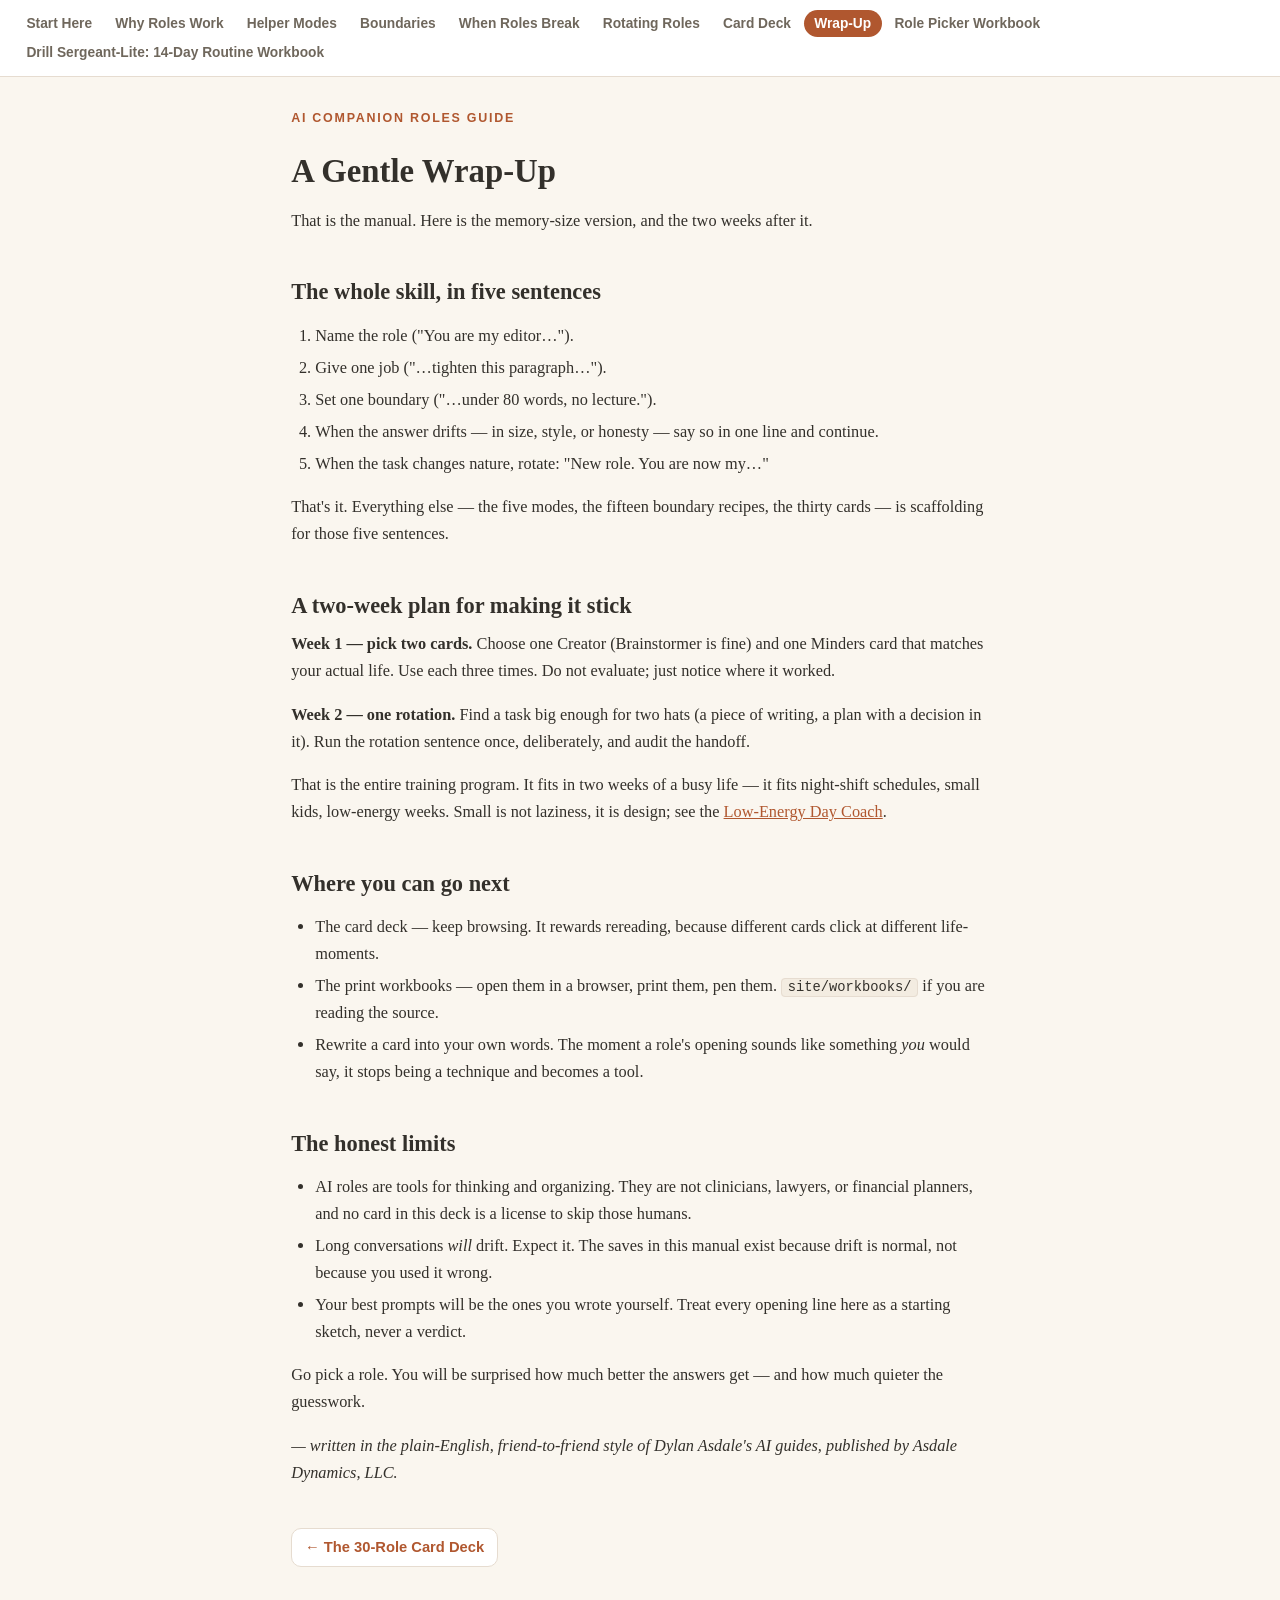
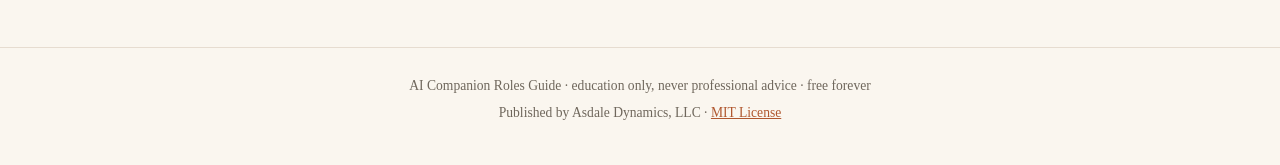
<file: site/07-wrap-up.html>
<!DOCTYPE html>
<html lang="en">
<head>
<meta charset="utf-8">
<meta name="viewport" content="width=device-width, initial-scale=1">
<meta name="description" content="Giving AI a clear role instead of a vague ask - a beginner-friendly manual by Asdale Dynamics, LLC. Education only.">
<title>A Gentle Wrap-Up</title>
<link rel="stylesheet" href="styles.css">
</head>
<body>
<nav><a href="00-start-here.html">Start Here</a><a href="01-why-roles-work.html">Why Roles Work</a><a href="02-helper-modes.html">Helper Modes</a><a href="03-boundaries.html">Boundaries</a><a href="04-when-roles-break.html">When Roles Break</a><a href="05-rotating-roles.html">Rotating Roles</a><a href="06-card-deck.html">Card Deck</a><a href="07-wrap-up.html" class="active">Wrap-Up</a><a href="workbooks/role-picker-workbook.html">Role Picker Workbook</a><a href="workbooks/routine-workbook.html">Drill Sergeant-Lite: 14-Day Routine Workbook</a></nav><main class="page"><p class="brand">AI Companion Roles Guide</p><h1> A Gentle Wrap-Up </h1><p>That is the manual. Here is the memory-size version, and the two weeks after it.</p><h2> The whole skill, in five sentences </h2><ol><li>Name the role (&quot;You are my editor…&quot;).</li><li>Give one job (&quot;…tighten this paragraph…&quot;).</li><li>Set one boundary (&quot;…under 80 words, no lecture.&quot;).</li><li>When the answer drifts — in size, style, or honesty — say so in one line and continue.</li><li>When the task changes nature, rotate: &quot;New role. You are now my…&quot;</li></ol><p>That&#x27;s it. Everything else — the five modes, the fifteen boundary recipes, the thirty cards — is scaffolding for those five sentences.</p><h2> A two-week plan for making it stick </h2><p><strong>Week 1 — pick two cards.</strong> Choose one Creator (Brainstormer is fine) and one Minders card that matches your actual life. Use each three times. Do not evaluate; just notice where it worked.</p><p><strong>Week 2 — one rotation.</strong> Find a task big enough for two hats (a piece of writing, a plan with a decision in it). Run the rotation sentence once, deliberately, and audit the handoff.</p><p>That is the entire training program. It fits in two weeks of a busy life — it fits night-shift schedules, small kids, low-energy weeks. Small is not laziness, it is design; see the <a href="06-card-deck.html">Low-Energy Day Coach</a>.</p><h2> Where you can go next </h2><ul><li>The card deck — keep browsing. It rewards rereading, because different cards click at different life-moments.</li><li>The print workbooks — open them in a browser, print them, pen them. <code>site/workbooks/</code> if you are reading the source.</li><li>Rewrite a card into your own words. The moment a role&#x27;s opening sounds like something <em>you</em> would say, it stops being a technique and becomes a tool.</li></ul><h2> The honest limits </h2><ul><li>AI roles are tools for thinking and organizing. They are not clinicians, lawyers, or financial planners, and no card in this deck is a license to skip those humans.</li><li>Long conversations <em>will</em> drift. Expect it. The saves in this manual exist because drift is normal, not because you used it wrong.</li><li>Your best prompts will be the ones you wrote yourself. Treat every opening line here as a starting sketch, never a verdict.</li></ul><p>Go pick a role. You will be surprised how much better the answers get — and how much quieter the guesswork.</p><p><em>— written in the plain-English, friend-to-friend style of Dylan Asdale&#x27;s AI guides, published by Asdale Dynamics, LLC.</em></p><div class="pager"><a class="pn prev" href="06-card-deck.html">&larr; The 30-Role Card Deck</a></div></main><footer>
<p>AI Companion Roles Guide &middot; education only, never professional advice &middot; free forever</p>
<p>Published by Asdale Dynamics, LLC &middot; <a href="https://opensource.org/license/mit">MIT License</a></p>
</footer>
</body>
</html>
</file>
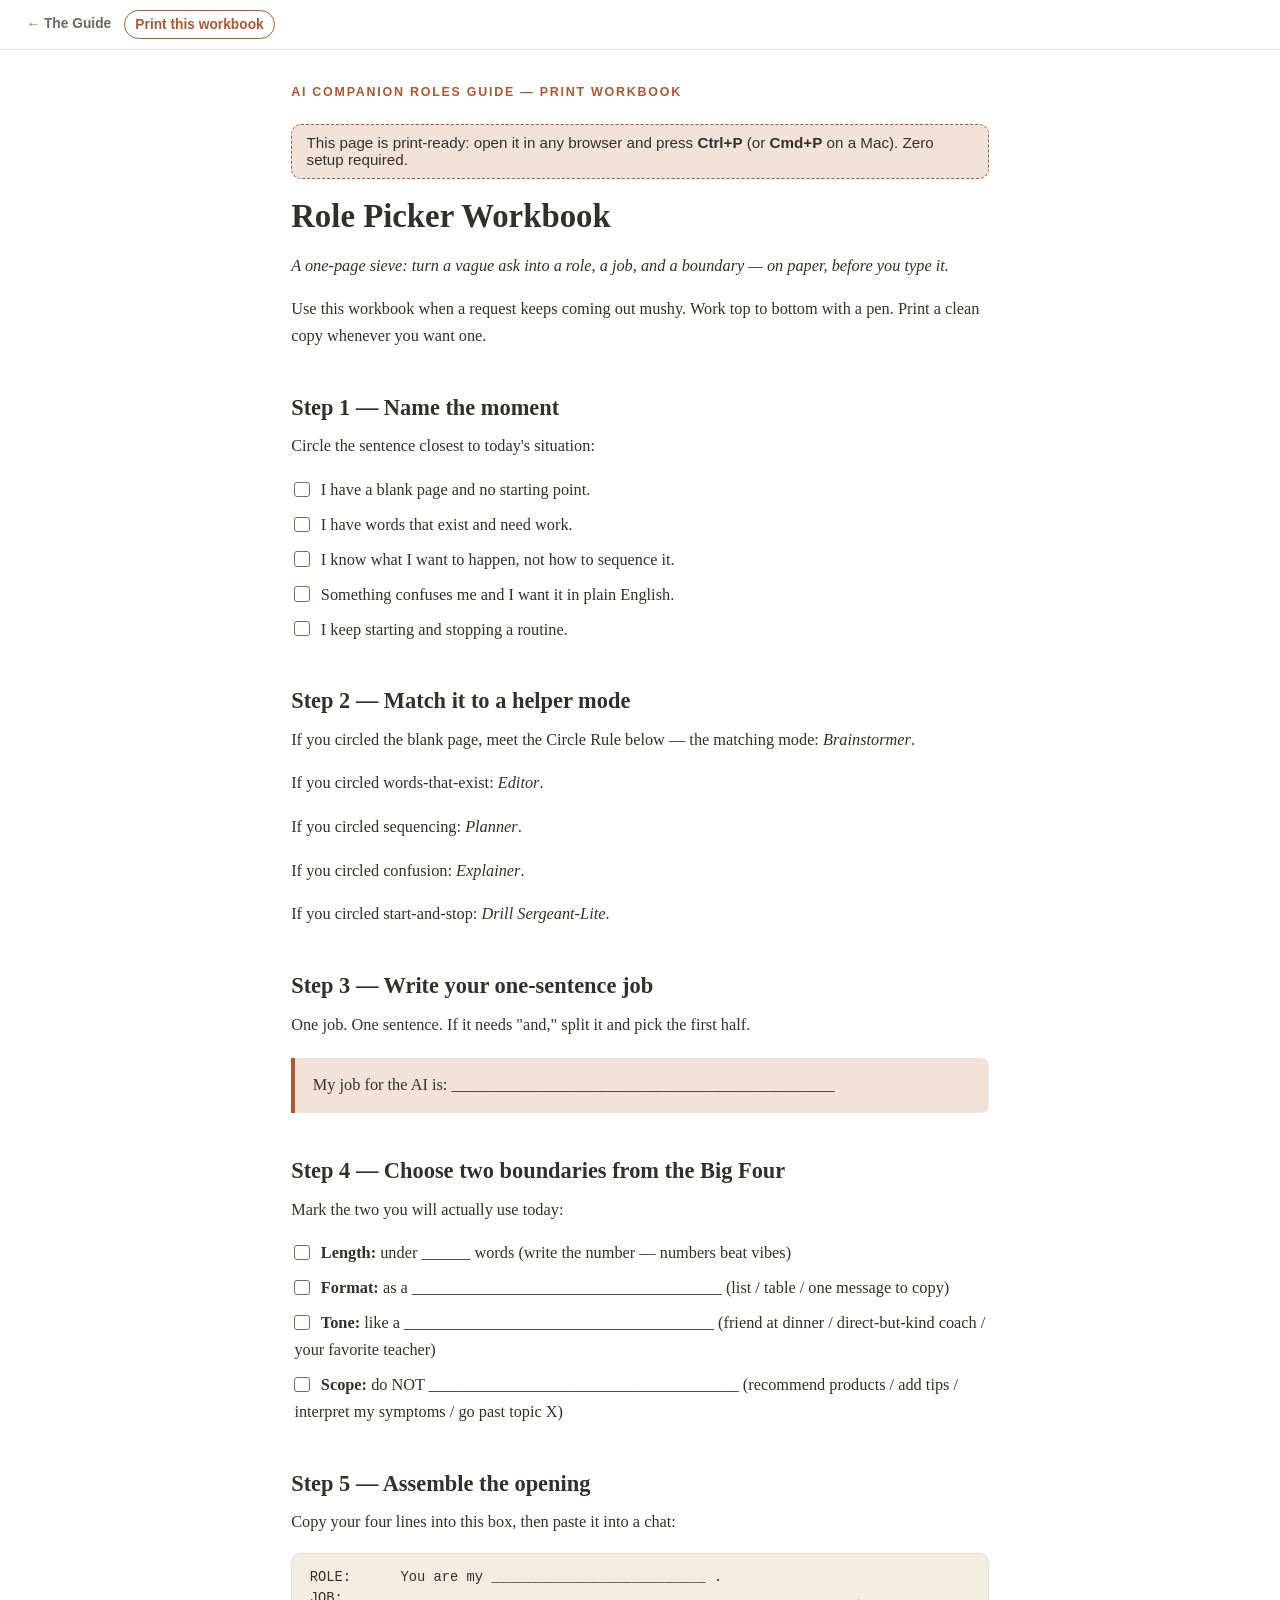
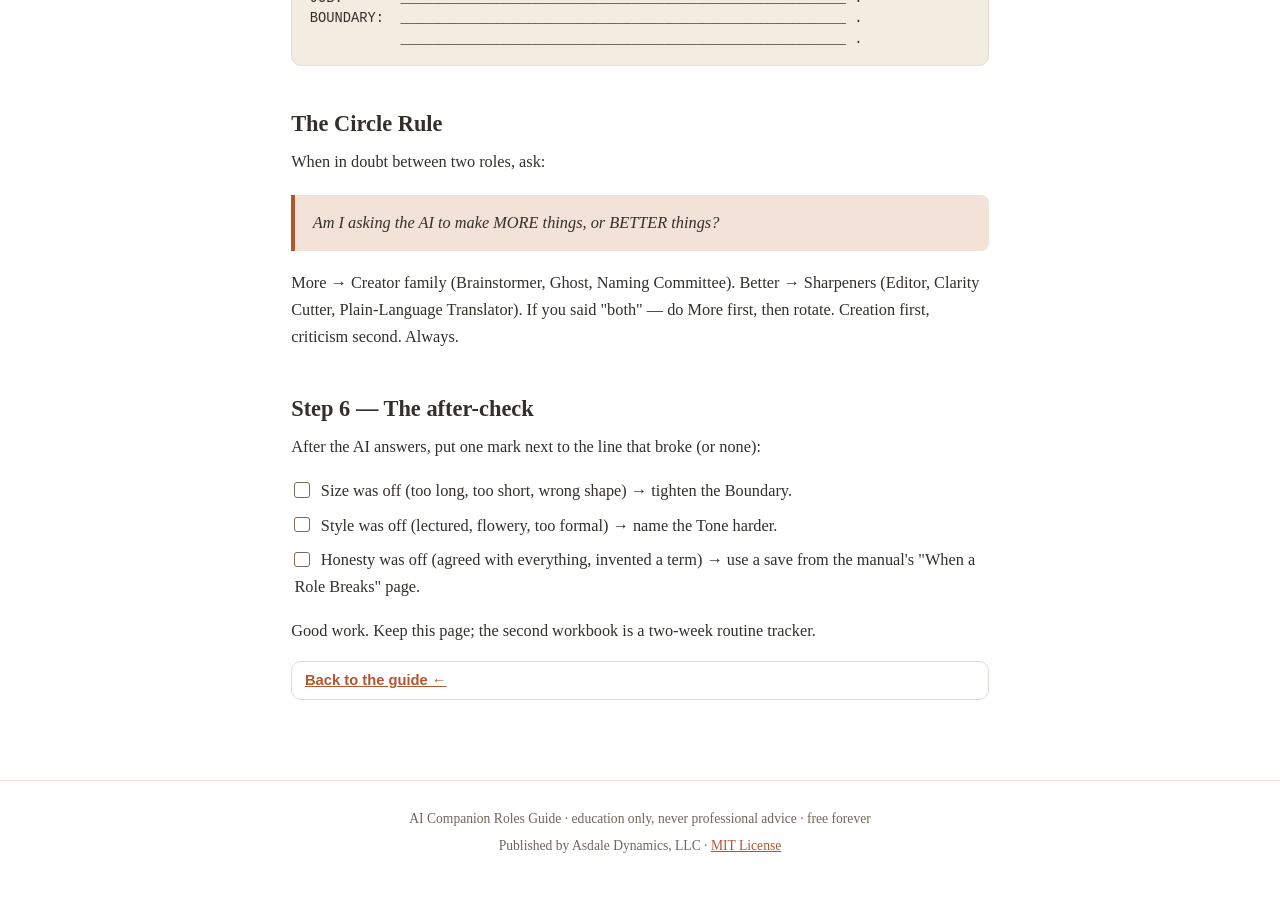
<file: site/workbooks/role-picker-workbook.html>
<!DOCTYPE html>
<html lang="en">
<head>
<meta charset="utf-8">
<meta name="viewport" content="width=device-width, initial-scale=1">
<meta name="description" content="Giving AI a clear role instead of a vague ask - a beginner-friendly manual by Asdale Dynamics, LLC. Education only.">
<title>Role Picker Workbook</title>
<link rel="stylesheet" href="../styles.css">
</head>
<body class="workbook">
<nav><a href="../index.html">&larr; The Guide</a><a href="#" onclick="window.print();return false">Print this workbook</a></nav><main class="page workbook-page"><p class="brand">AI Companion Roles Guide &mdash; Print Workbook</p><p class="print-hint">This page is print-ready: open it in any browser and press <strong>Ctrl+P</strong> (or <strong>Cmd+P</strong> on a Mac). Zero setup required.</p><h1> Role Picker Workbook </h1><p><em>A one-page sieve: turn a vague ask into a role, a job, and a boundary — on paper, before you type it.</em></p><p>Use this workbook when a request keeps coming out mushy. Work top to bottom with a pen. Print a clean copy whenever you want one.</p><h2> Step 1 — Name the moment </h2><p>Circle the sentence closest to today&#x27;s situation:</p><ul class="checks"><li class="check"><span class="box" aria-hidden="true"></span> I have a blank page and no starting point.</li><li class="check"><span class="box" aria-hidden="true"></span> I have words that exist and need work.</li><li class="check"><span class="box" aria-hidden="true"></span> I know what I want to happen, not how to sequence it.</li><li class="check"><span class="box" aria-hidden="true"></span> Something confuses me and I want it in plain English.</li><li class="check"><span class="box" aria-hidden="true"></span> I keep starting and stopping a routine.</li></ul><h2> Step 2 — Match it to a helper mode </h2><p>If you circled the blank page, meet the Circle Rule below — the matching mode: <em>Brainstormer</em>.</p><p>If you circled words-that-exist: <em>Editor</em>.</p><p>If you circled sequencing: <em>Planner</em>.</p><p>If you circled confusion: <em>Explainer</em>.</p><p>If you circled start-and-stop: <em>Drill Sergeant-Lite</em>.</p><h2> Step 3 — Write your one-sentence job </h2><p>One job. One sentence. If it needs &quot;and,&quot; split it and pick the first half.</p><blockquote><p>My job for the AI is: _______________________________________________</p></blockquote><h2> Step 4 — Choose two boundaries from the Big Four </h2><p>Mark the two you will actually use today:</p><ul class="checks"><li class="check"><span class="box" aria-hidden="true"></span> <strong>Length:</strong> under ______ words (write the number — numbers beat vibes)</li><li class="check"><span class="box" aria-hidden="true"></span> <strong>Format:</strong> as a ______________________________________ (list / table / one message to copy)</li><li class="check"><span class="box" aria-hidden="true"></span> <strong>Tone:</strong> like a ______________________________________ (friend at dinner / direct-but-kind coach / your favorite teacher)</li><li class="check"><span class="box" aria-hidden="true"></span> <strong>Scope:</strong> do NOT ______________________________________ (recommend products / add tips / interpret my symptoms / go past topic X)</li></ul><h2> Step 5 — Assemble the opening </h2><p>Copy your four lines into this box, then paste it into a chat:</p><pre><code>ROLE:      You are my __________________________ .
JOB:       ______________________________________________________ .
BOUNDARY:  ______________________________________________________ .
           ______________________________________________________ .</code></pre><h2> The Circle Rule </h2><p>When in doubt between two roles, ask:</p><blockquote><p><em>Am I asking the AI to make MORE things, or BETTER things?</em></p></blockquote><p>More → Creator family (Brainstormer, Ghost, Naming Committee). Better → Sharpeners (Editor, Clarity Cutter, Plain-Language Translator). If you said &quot;both&quot; — do More first, then rotate. Creation first, criticism second. Always.</p><h2> Step 6 — The after-check </h2><p>After the AI answers, put one mark next to the line that broke (or none):</p><ul class="checks"><li class="check"><span class="box" aria-hidden="true"></span> Size was off (too long, too short, wrong shape) → tighten the Boundary.</li><li class="check"><span class="box" aria-hidden="true"></span> Style was off (lectured, flowery, too formal) → name the Tone harder.</li><li class="check"><span class="box" aria-hidden="true"></span> Honesty was off (agreed with everything, invented a term) → use a save from the manual&#x27;s &quot;When a Role Breaks&quot; page.</li></ul><p>Good work. Keep this page; the second workbook is a two-week routine tracker.</p><div class="pn home"><a href="../index.html">Back to the guide &larr;</a></div></main><footer>
<p>AI Companion Roles Guide &middot; education only, never professional advice &middot; free forever</p>
<p>Published by Asdale Dynamics, LLC &middot; <a href="https://opensource.org/license/mit">MIT License</a></p>
</footer>
</body>
</html>
</file>
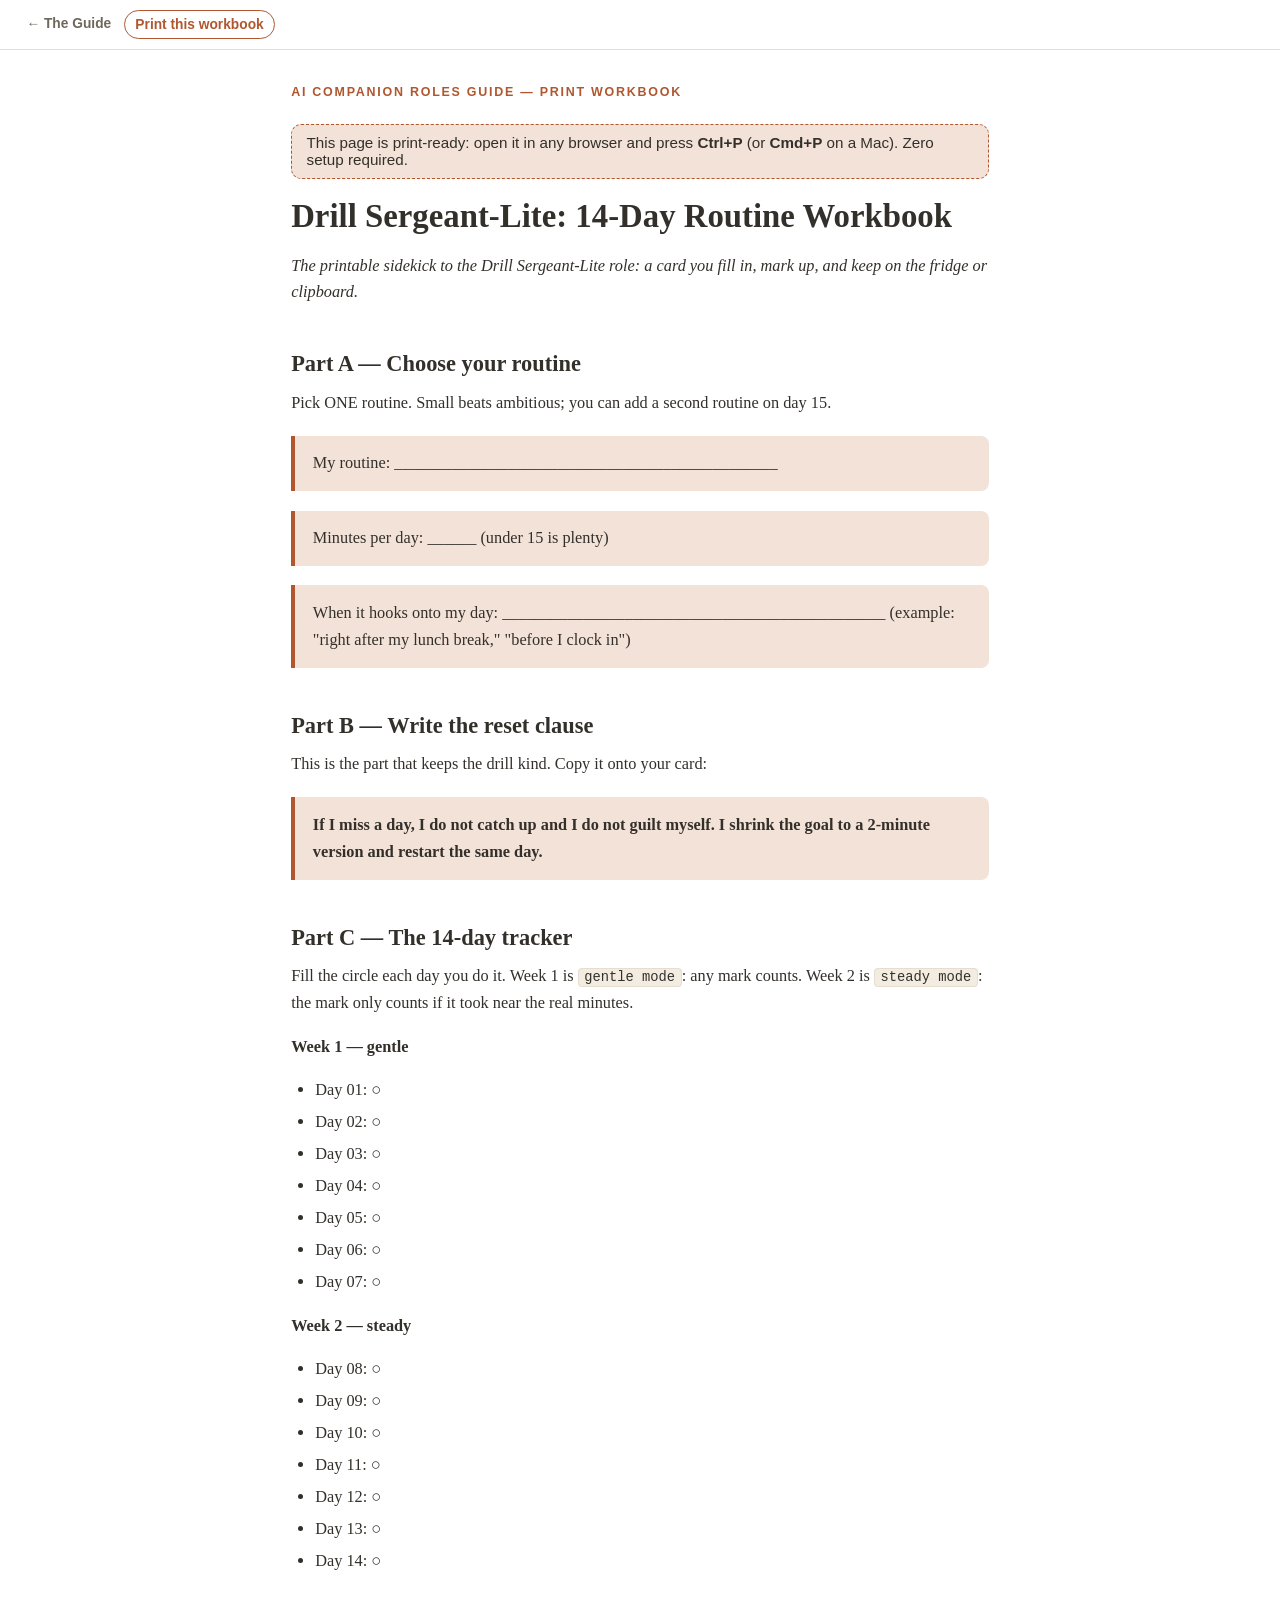
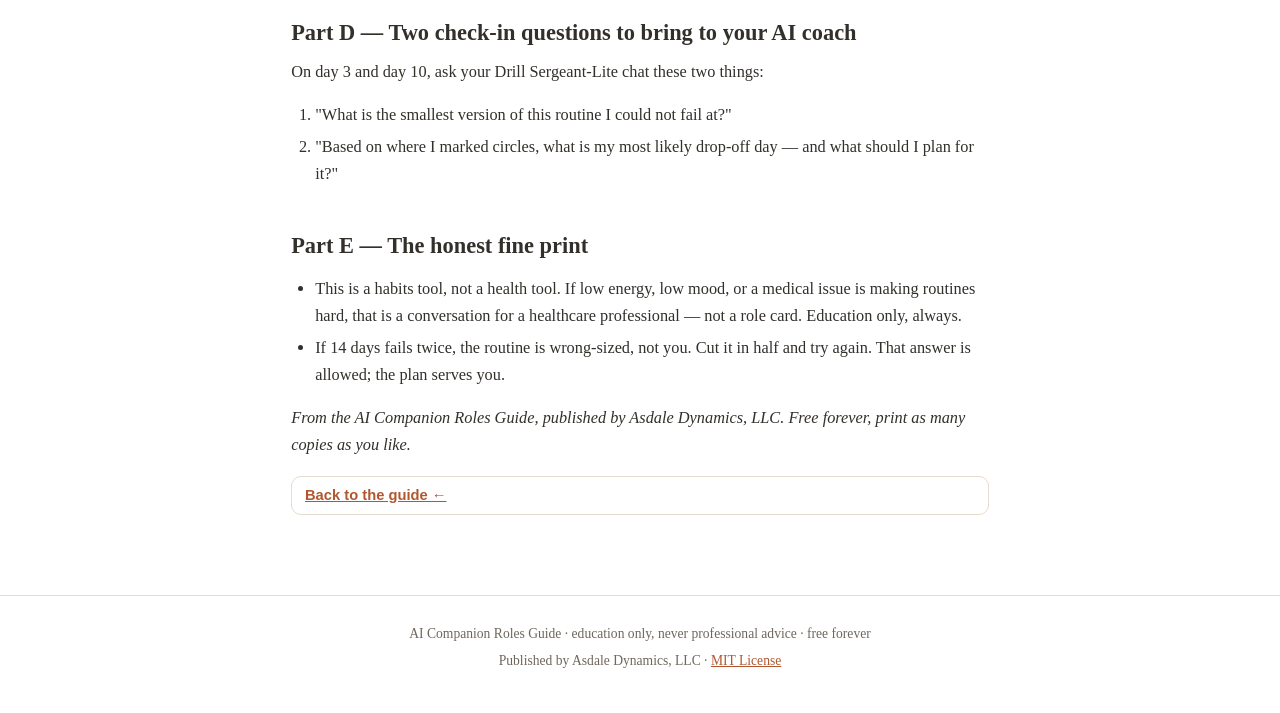
<file: site/workbooks/routine-workbook.html>
<!DOCTYPE html>
<html lang="en">
<head>
<meta charset="utf-8">
<meta name="viewport" content="width=device-width, initial-scale=1">
<meta name="description" content="Giving AI a clear role instead of a vague ask - a beginner-friendly manual by Asdale Dynamics, LLC. Education only.">
<title>Drill Sergeant-Lite: 14-Day Routine Workbook</title>
<link rel="stylesheet" href="../styles.css">
</head>
<body class="workbook">
<nav><a href="../index.html">&larr; The Guide</a><a href="#" onclick="window.print();return false">Print this workbook</a></nav><main class="page workbook-page"><p class="brand">AI Companion Roles Guide &mdash; Print Workbook</p><p class="print-hint">This page is print-ready: open it in any browser and press <strong>Ctrl+P</strong> (or <strong>Cmd+P</strong> on a Mac). Zero setup required.</p><h1> Drill Sergeant-Lite: 14-Day Routine Workbook </h1><p><em>The printable sidekick to the Drill Sergeant-Lite role: a card you fill in, mark up, and keep on the fridge or clipboard.</em></p><h2> Part A — Choose your routine </h2><p>Pick ONE routine. Small beats ambitious; you can add a second routine on day 15.</p><blockquote><p>My routine: _______________________________________________</p></blockquote><blockquote><p>Minutes per day: ______ (under 15 is plenty)</p></blockquote><blockquote><p>When it hooks onto my day: _______________________________________________ (example: &quot;right after my lunch break,&quot; &quot;before I clock in&quot;)</p></blockquote><h2> Part B — Write the reset clause </h2><p>This is the part that keeps the drill kind. Copy it onto your card:</p><blockquote><p><strong>If I miss a day, I do not catch up and I do not guilt myself. I shrink the goal to a 2-minute version and restart the same day.</strong></p></blockquote><h2> Part C — The 14-day tracker </h2><p>Fill the circle each day you do it. Week 1 is <code>gentle mode</code>: any mark counts. Week 2 is <code>steady mode</code>: the mark only counts if it took near the real minutes.</p><p><strong>Week 1 — gentle</strong></p><ul><li>Day 01: ○</li><li>Day 02: ○</li><li>Day 03: ○</li><li>Day 04: ○</li><li>Day 05: ○</li><li>Day 06: ○</li><li>Day 07: ○</li></ul><p><strong>Week 2 — steady</strong></p><ul><li>Day 08: ○</li><li>Day 09: ○</li><li>Day 10: ○</li><li>Day 11: ○</li><li>Day 12: ○</li><li>Day 13: ○</li><li>Day 14: ○</li></ul><h2> Part D — Two check-in questions to bring to your AI coach </h2><p>On day 3 and day 10, ask your Drill Sergeant-Lite chat these two things:</p><ol><li>&quot;What is the smallest version of this routine I could not fail at?&quot;</li><li>&quot;Based on where I marked circles, what is my most likely drop-off day — and what should I plan for it?&quot;</li></ol><h2> Part E — The honest fine print </h2><ul><li>This is a habits tool, not a health tool. If low energy, low mood, or a medical issue is making routines hard, that is a conversation for a healthcare professional — not a role card. Education only, always.</li><li>If 14 days fails twice, the routine is wrong-sized, not you. Cut it in half and try again. That answer is allowed; the plan serves you.</li></ul><p><em>From the AI Companion Roles Guide, published by Asdale Dynamics, LLC. Free forever, print as many copies as you like.</em></p><div class="pn home"><a href="../index.html">Back to the guide &larr;</a></div></main><footer>
<p>AI Companion Roles Guide &middot; education only, never professional advice &middot; free forever</p>
<p>Published by Asdale Dynamics, LLC &middot; <a href="https://opensource.org/license/mit">MIT License</a></p>
</footer>
</body>
</html>
</file>
<file: site/styles.css>
/* AI Companion Roles Guide — warm, plain, print-aware. */
/* Copyright (c) 2026 Asdale Dynamics, LLC — MIT licensed. */

:root {
  --paper: #faf6ef;
  --ink: #33302b;
  --faint: #6f675c;
  --accent: #b0572f;
  --accent-soft: #f3e2d7;
  --card: #fffdf9;
  --line: #e6dcd0;
  --code-bg: #f3ece1;
  --max: 46rem;
}

* { box-sizing: border-box; }

html { scroll-behavior: smooth; }

body {
  margin: 0;
  background: var(--paper);
  color: var(--ink);
  font: 1.02rem/1.65 Georgia, "Iowan Old Style", "Times New Roman", serif;
  -webkit-text-size-adjust: 100%;
}

nav {
  display: flex;
  flex-wrap: wrap;
  gap: 0.15rem;
  padding: 0.65rem 1rem;
  background: #fff;
  border-bottom: 1px solid var(--line);
  position: sticky;
  top: 0;
}

nav a {
  color: var(--faint);
  text-decoration: none;
  font: 600 0.86rem/1 "Segoe UI", -apple-system, "Helvetica Neue", Arial, sans-serif;
  padding: 0.4rem 0.65rem;
  border-radius: 999px;
}

nav a:hover { color: var(--accent); background: var(--accent-soft); }
nav a.active { color: #fff; background: var(--accent); }

main.page {
  max-width: var(--max);
  margin: 0 auto;
  padding: 2.2rem 1.2rem 3rem;
}

.brand {
  font: 700 0.78rem/1 "Segoe UI", -apple-system, Arial, sans-serif;
  letter-spacing: 0.14em;
  text-transform: uppercase;
  color: var(--accent);
  margin: 0 0 1.6rem;
}

h1, h2, h3, h4 { line-height: 1.25; }

h1 { font-size: 2.05rem; margin: 0 0 1rem; }

h2 {
  font-size: 1.4rem;
  margin: 2.4rem 0 0.6rem;
  padding-top: 0.35rem;
}

h3 { font-size: 1.08rem; margin: 1.9rem 0 0.45rem; color: #4a4238; }

p { margin: 0.7rem 0 1.05rem; }

a { color: var(--accent); }

ul, ol { padding-left: 1.5rem; }
li { margin: 0.32rem 0; }

blockquote {
  margin: 1.2rem 0;
  padding: 0.55rem 1.1rem;
  border-left: 4px solid var(--accent);
  background: var(--accent-soft);
  border-radius: 0 8px 8px 0;
}

blockquote p { margin: 0.35rem 0; }

code, pre {
  font: 0.86rem/1.5 "SFMono-Regular", Consolas, "Liberation Mono", Menlo, monospace;
}

code {
  background: var(--code-bg);
  border: 1px solid var(--line);
  border-radius: 4px;
  padding: 0.05rem 0.35rem;
}

pre {
  background: var(--code-bg);
  border: 1px solid var(--line);
  border-radius: 10px;
  padding: 0.9rem 1.1rem;
  overflow-x: auto;
}

pre code { background: none; border: none; padding: 0; white-space: pre; }

hr {
  border: 0;
  border-top: 1px solid var(--line);
  margin: 2.2rem 0;
}

/* Home page */
.home h1 { font-size: 2.3rem; }
.lede { font-size: 1.12rem; }

.cta { display: flex; gap: 0.8rem; margin: 1.4rem 0 0.6rem; flex-wrap: wrap; }

.button {
  display: inline-block;
  background: var(--accent);
  color: #fff;
  text-decoration: none;
  font: 600 0.95rem/1 "Segoe UI", -apple-system, Arial, sans-serif;
  padding: 0.75rem 1.25rem;
  border-radius: 10px;
}

.button:hover { background: #94451f; }

.button.ghost {
  background: transparent;
  color: var(--accent);
  border: 2px solid var(--accent);
}

ul.toc { list-style: none; padding: 0; }

ul.toc li {
  padding: 0.65rem 0;
  border-bottom: 1px solid var(--line);
}

ul.toc a {
  font-weight: 700;
  text-decoration: none;
  font-size: 1.05rem;
}

ul.toc a:hover { color: #94451f; }

ul.toc .blurb { display: block; color: var(--faint); font-size: 0.92rem; }

/* Card deck */
body.deck .card {
  background: var(--card);
  border: 1px solid var(--line);
  border-radius: 12px;
  padding: 0.2rem 1.25rem 1.1rem;
  margin: 1rem 0 1.4rem;
  box-shadow: 0 1px 3px rgba(90, 70, 50, 0.06);
}

body.deck .card h3 {
  display: flex;
  align-items: baseline;
  gap: 0.5rem;
  color: var(--accent);
}

/* Pagers */
.pager {
  display: flex;
  justify-content: space-between;
  gap: 1rem;
  margin-top: 2.6rem;
  flex-wrap: wrap;
}

.pn {
  font: 600 0.92rem/1.3 "Segoe UI", -apple-system, Arial, sans-serif;
  text-decoration: none;
  color: var(--accent);
  padding: 0.55rem 0.8rem;
  border: 1px solid var(--line);
  border-radius: 10px;
  background: #fff;
}

.pn:hover { border-color: var(--accent); }

/* Workbooks */
body.workbook { background: #fff; }

body.workbook main.page { max-width: var(--max); }

.print-hint {
  font: 0.95rem "Segoe UI", -apple-system, Arial, sans-serif;
  background: var(--accent-soft);
  border: 1px dashed var(--accent);
  border-radius: 10px;
  padding: 0.6rem 0.9rem;
}

nav a[onclick] { border: 1.5px solid var(--accent); color: var(--accent); }

ul.checks { list-style: none; padding-left: 0.2rem; }

li.check { margin: 0.5rem 0; }

li.check .box {
  display: inline-block;
  width: 0.95rem;
  height: 0.95rem;
  border: 1.6px solid #7a6a58;
  border-radius: 3px;
  margin-right: 0.45rem;
  vertical-align: -0.12rem;
}

/* Footer */
footer {
  border-top: 1px solid var(--line);
  margin-top: 2rem;
  padding: 1.4rem 1.2rem 2.2rem;
  text-align: center;
  color: var(--faint);
  font-size: 0.85rem;
}

footer p { margin: 0.3rem 0; }

/* Print: workbooks become clean paper. */
@media print {
  nav, footer, .print-hint, .pn { display: none; }

  body { background: #fff; font-size: 12pt; }

  main.page {
    max-width: none;
    padding: 0;
    margin: 0;
  }

  body.deck .card {
    border: 1px solid #999;
    break-inside: avoid;
    box-shadow: none;
  }

  a { color: inherit; text-decoration: none; }

  h1, h2, h3 { break-after: avoid; }

  pre { overflow: visible; white-space: pre-wrap; }
}
</file>
